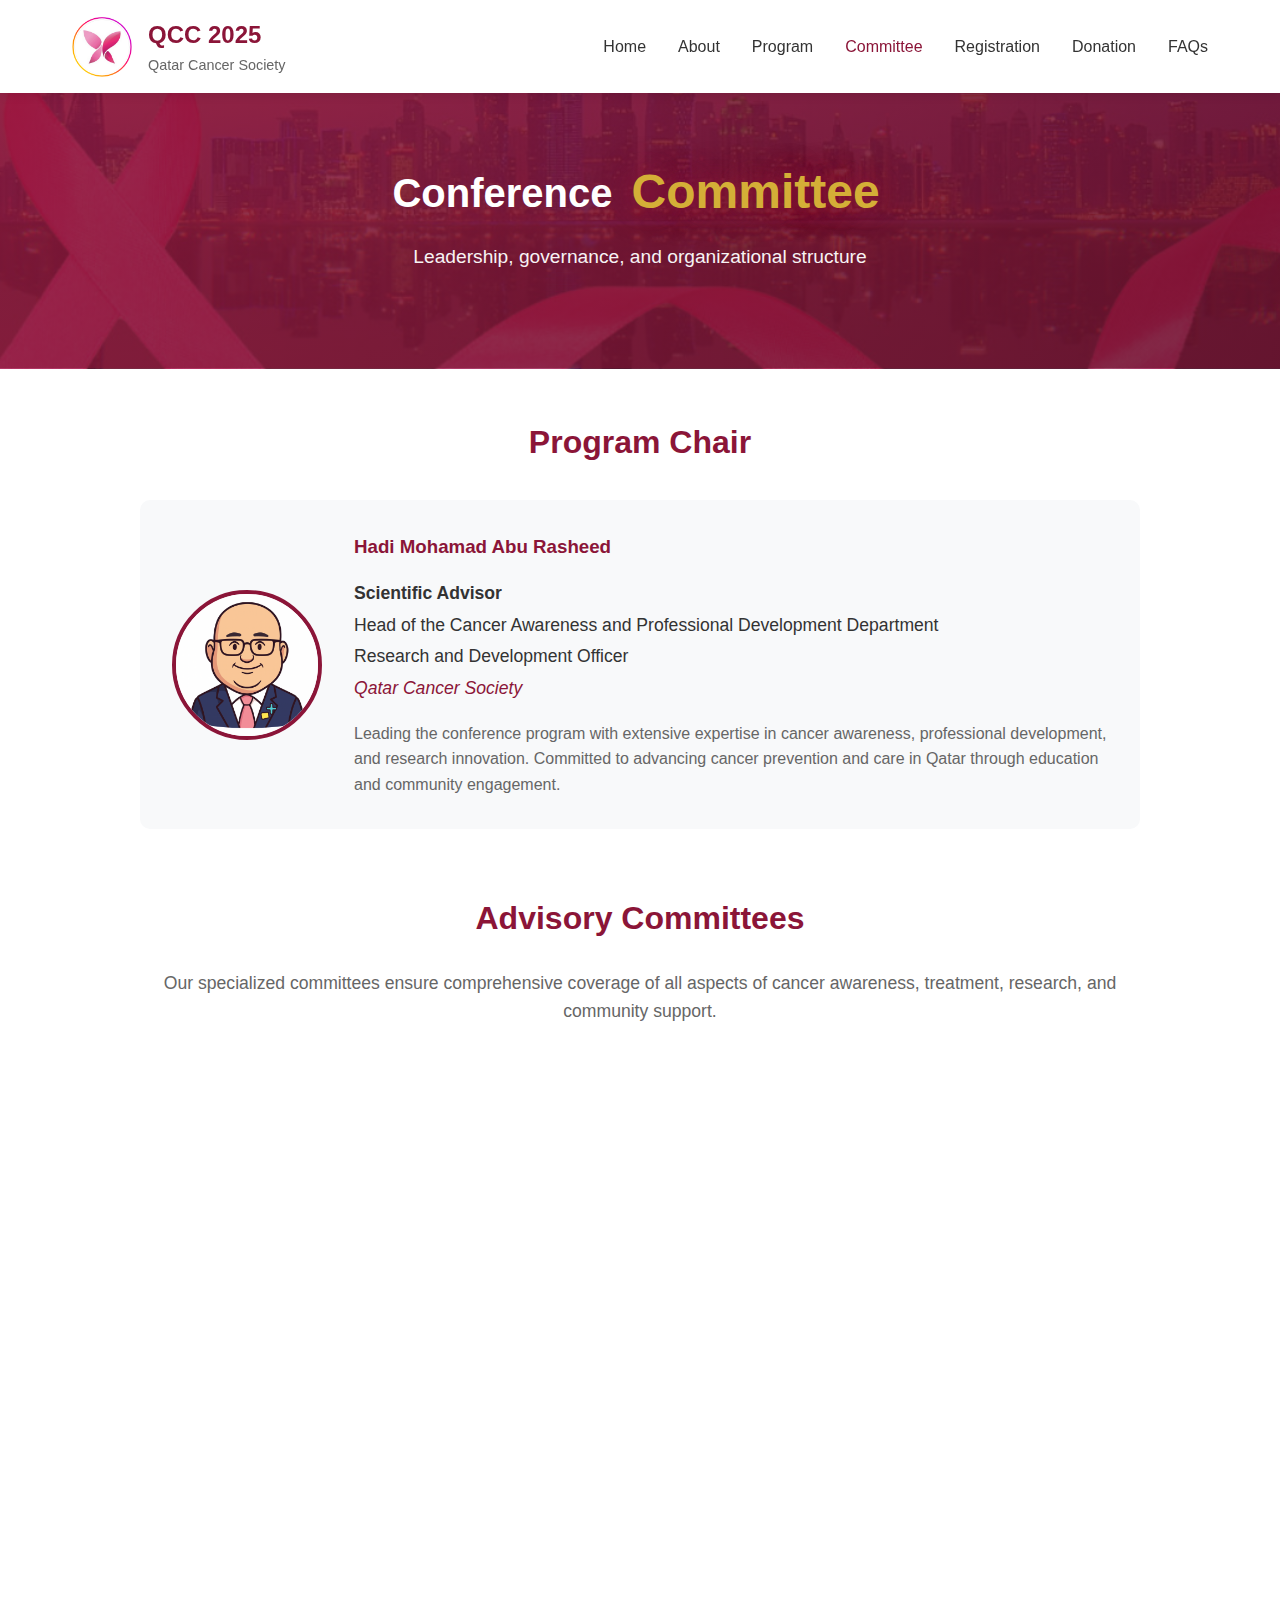
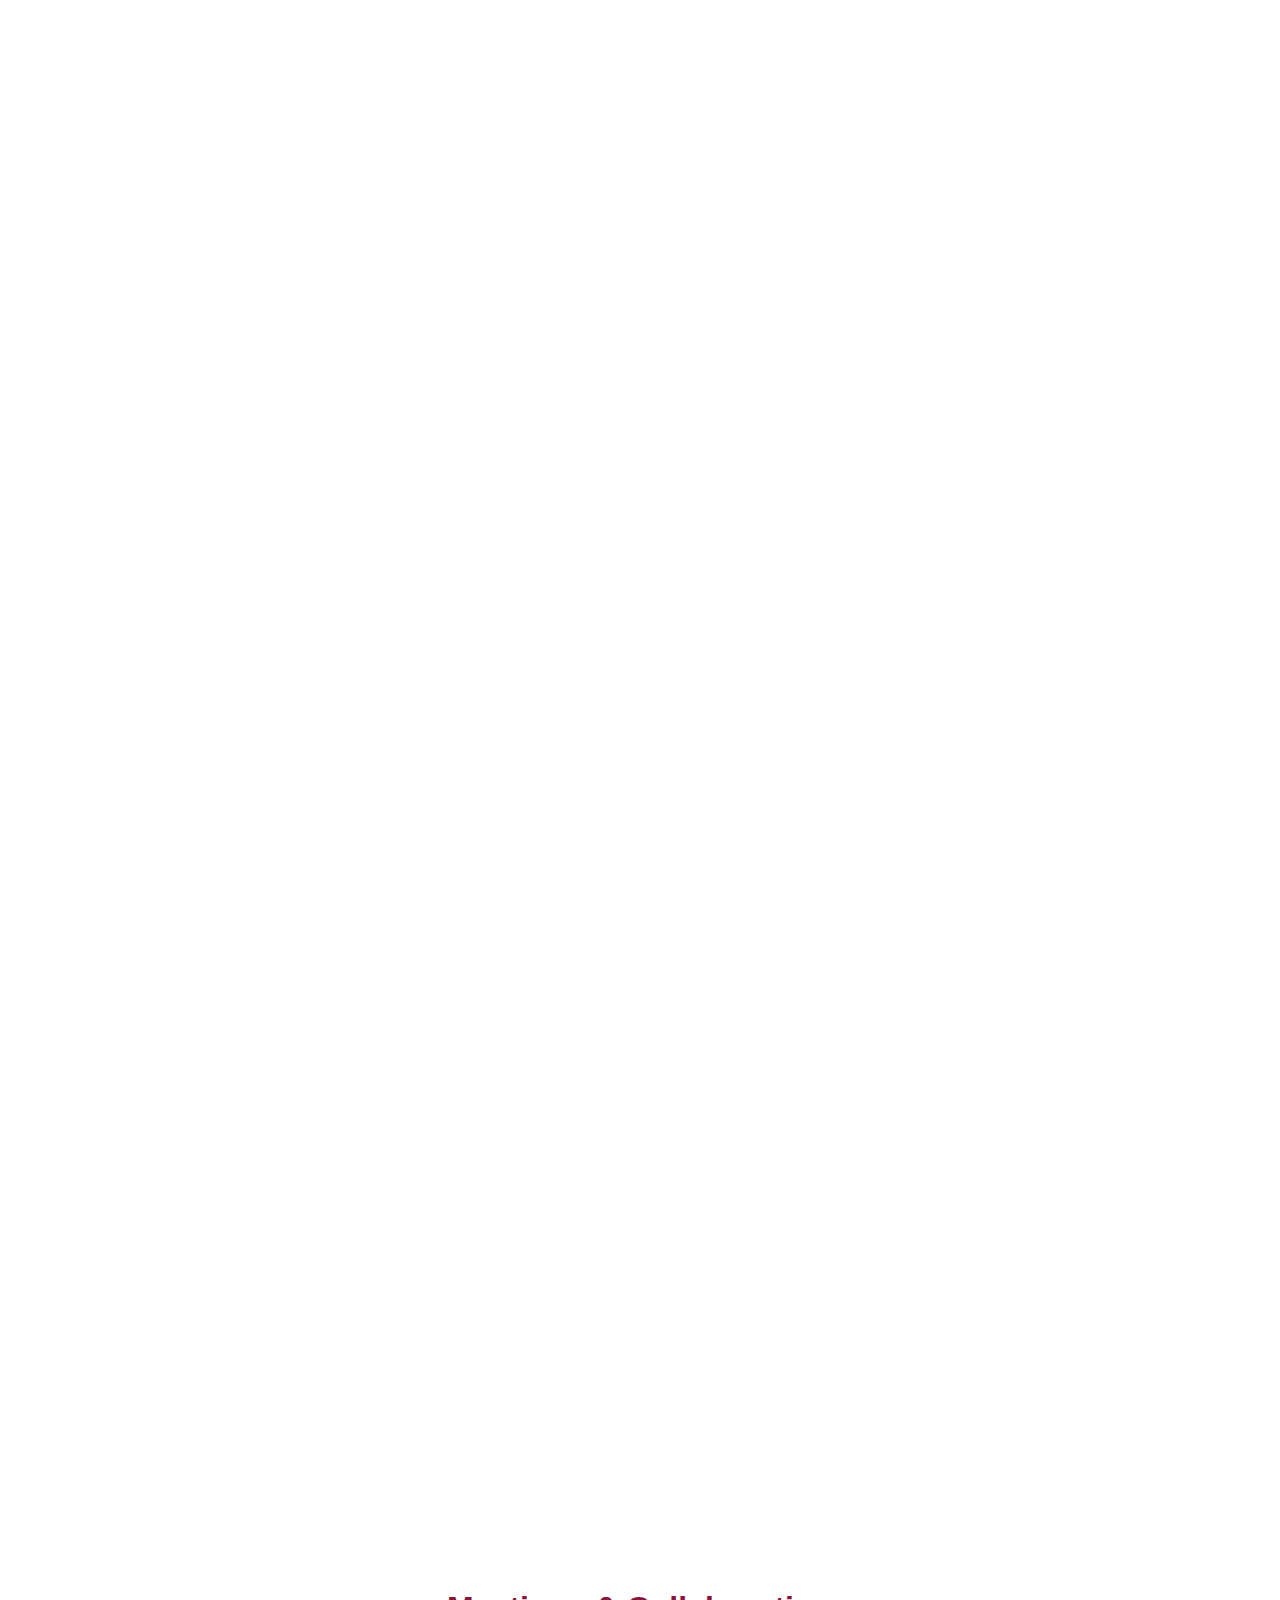
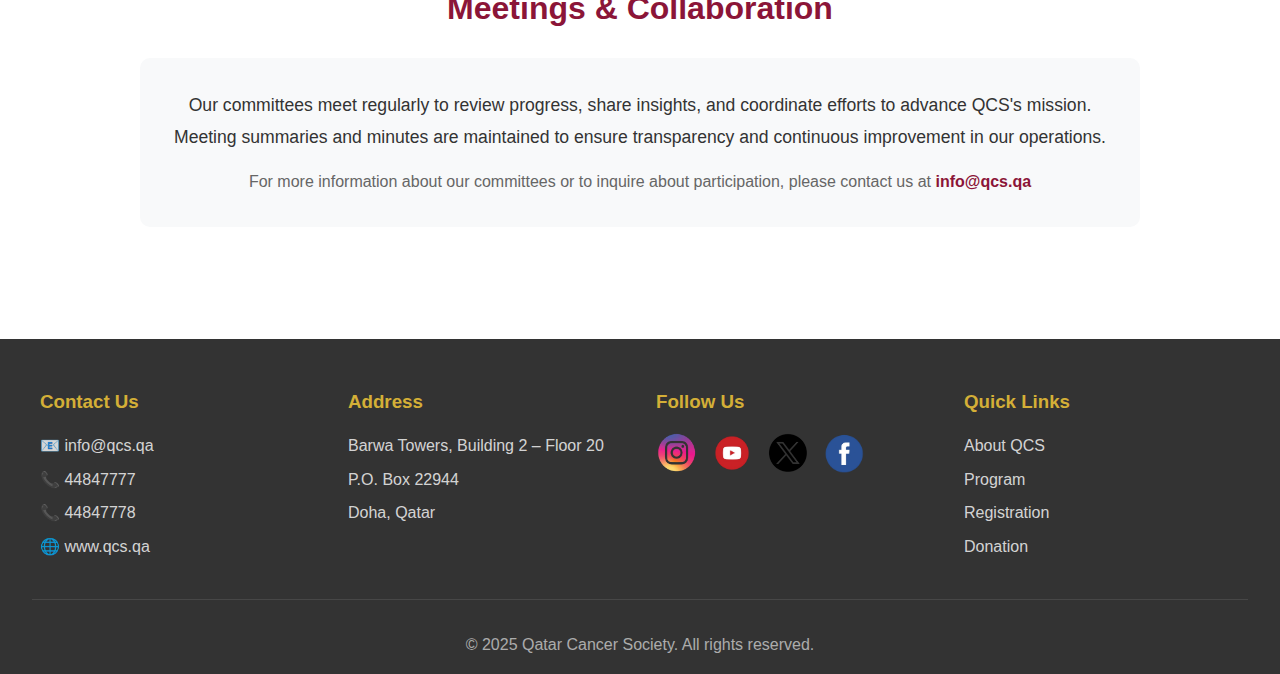
<file: committee.html>
<!DOCTYPE html>
<html lang="en">
<head>
    <meta charset="UTF-8">
    <meta name="viewport" content="width=device-width, initial-scale=1.0">
    <title>Committee - Qatar Cancer Conference 2025</title>
    <link rel="icon" type="image/x-icon" href="images/favicon.ico">
    <link rel="icon" type="image/png" sizes="16x16" href="images/favicon-16x16.png">
    <link rel="icon" type="image/png" sizes="32x32" href="images/favicon-32x32.png">
    <link rel="stylesheet" href="css/style.css">
</head>
<body>
    <header>
        <div class="header-container">
            <a href="index.html" class="logo-container">
                <img src="images/qcs_emblem_02.png" alt="Qatar Cancer Society Logo" class="logo">
                <div class="logo-text">
                    <h1>QCC 2025</h1>
                    <p>Qatar Cancer Society</p>
                </div>
            </a>
            <button class="menu-toggle" id="menuToggle">☰</button>
            <nav id="mainNav">
                <ul>
                    <li><a href="index.html">Home</a></li>
                    <li><a href="about.html">About</a></li>
                    <li><a href="program.html">Program</a></li>
                    <li><a href="committee.html" class="active">Committee</a></li>
                    <li><a href="registration.html">Registration</a></li>
                    <li><a href="donation.html">Donation</a></li>
                    <li><a href="faqs.html">FAQs</a></li>
                </ul>
            </nav>
        </div>
    </header>

    <section class="hero">
        <div class="hero-content">
            <h2>Conference <span class="hero-highlight">Committee</span></h2>
            <p>Leadership, governance, and organizational structure</p>
        </div>
    </section>

    <main>
        <section class="section">
            <div style="max-width: 1000px; margin: 0 auto;">
                <h2 class="section-title">Program Chair</h2>

                <div class="committee-leader">
                    <img src="images/avatar/hadi_avatar.png" alt="Hadi Mohamad Abu Rasheed" class="leader-avatar">
                    <div class="leader-info">
                        <h3>Hadi Mohamad Abu Rasheed</h3>
                        <p style="font-size: 1.1rem; line-height: 1.8; margin-top: 1rem;">
                            <strong>Scientific Advisor</strong><br>
                            Head of the Cancer Awareness and Professional Development Department<br>
                            Research and Development Officer<br>
                            <em style="color: var(--primary-color);">Qatar Cancer Society</em>
                        </p>
                        <p style="margin-top: 1rem; color: var(--text-light);">
                            Leading the conference program with extensive expertise in cancer awareness,
                            professional development, and research innovation. Committed to advancing cancer
                            prevention and care in Qatar through education and community engagement.
                        </p>
                    </div>
                </div>

                <h2 class="section-title" style="margin-top: 4rem;">Advisory Committees</h2>
                <p style="text-align: center; font-size: 1.1rem; margin-bottom: 2rem; color: var(--text-light);">
                    Our specialized committees ensure comprehensive coverage of all aspects of cancer awareness,
                    treatment, research, and community support.
                </p>

                <ul class="committee-list">
                    <li>
                        <h3>🏥 Medical Advisory Committee</h3>
                        <p><strong>Purpose:</strong> Provides expert medical guidance on cancer prevention,
                        diagnosis, and treatment protocols.</p>
                        <p><strong>Responsibilities:</strong></p>
                        <ul style="margin-left: 1.5rem; margin-top: 0.5rem;">
                            <li>Review and recommend best practices in cancer care</li>
                            <li>Advise on medical education and training programs</li>
                            <li>Support clinical research initiatives</li>
                            <li>Ensure alignment with international medical standards</li>
                        </ul>
                    </li>

                    <li>
                        <h3>📢 Awareness & Outreach Committee</h3>
                        <p><strong>Purpose:</strong> Develops and implements community awareness campaigns
                        and educational programs.</p>
                        <p><strong>Responsibilities:</strong></p>
                        <ul style="margin-left: 1.5rem; margin-top: 0.5rem;">
                            <li>Design public health campaigns and materials</li>
                            <li>Organize community events and workshops</li>
                            <li>Engage with schools and community organizations</li>
                            <li>Promote early detection and healthy lifestyle choices</li>
                        </ul>
                    </li>

                    <li>
                        <h3>💰 Fundraising / Donor Committee</h3>
                        <p><strong>Purpose:</strong> Manages fundraising initiatives and donor relationships
                        to support QCS programs.</p>
                        <p><strong>Responsibilities:</strong></p>
                        <ul style="margin-left: 1.5rem; margin-top: 0.5rem;">
                            <li>Plan and execute fundraising campaigns and events</li>
                            <li>Cultivate relationships with donors and sponsors</li>
                            <li>Ensure transparent use of donated funds</li>
                            <li>Recognize and appreciate donor contributions</li>
                        </ul>
                    </li>

                    <li>
                        <h3>⚖️ Ethics / Governance Committee</h3>
                        <p><strong>Purpose:</strong> Ensures ethical practices and good governance across
                        all QCS operations.</p>
                        <p><strong>Responsibilities:</strong></p>
                        <ul style="margin-left: 1.5rem; margin-top: 0.5rem;">
                            <li>Establish and monitor ethical guidelines</li>
                            <li>Oversee organizational governance and compliance</li>
                            <li>Review research protocols and patient care practices</li>
                            <li>Ensure transparency and accountability in all activities</li>
                        </ul>
                    </li>
                </ul>

                <h2 class="section-title" style="margin-top: 4rem;">Meetings & Collaboration</h2>
                <div style="background: var(--bg-light); padding: 2rem; border-radius: 10px; text-align: center;">
                    <p style="font-size: 1.1rem; line-height: 1.8; color: var(--text-dark);">
                        Our committees meet regularly to review progress, share insights, and coordinate efforts
                        to advance QCS's mission. Meeting summaries and minutes are maintained to ensure
                        transparency and continuous improvement in our operations.
                    </p>
                    <p style="margin-top: 1rem; color: var(--text-light);">
                        For more information about our committees or to inquire about participation,
                        please contact us at <strong style="color: var(--primary-color);">info@qcs.qa</strong>
                    </p>
                </div>
            </div>
        </section>
    </main>

    <footer>
        <div class="footer-container">
            <div class="footer-section">
                <h3>Contact Us</h3>
                <p>📧 info@qcs.qa</p>
                <p>📞 44847777</p>
                <p>📞 44847778</p>
                <p>🌐 www.qcs.qa</p>
            </div>
            <div class="footer-section">
                <h3>Address</h3>
                <p>Barwa Towers, Building 2 – Floor 20</p>
                <p>P.O. Box 22944</p>
                <p>Doha, Qatar</p>
            </div>
            <div class="footer-section">
                <h3>Follow Us</h3>
                <div class="social-links">
                    <a href="https://www.instagram.com/qatarcancersociety/" target="_blank" title="Instagram">
                        <img src="images/icon_instagram.png" alt="Instagram">
                    </a>
                    <a href="https://www.youtube.com/user/qcsqatar" target="_blank" title="YouTube">
                        <img src="images/icon_youtube.png" alt="YouTube">
                    </a>
                    <a href="https://x.com/QCS_Qatar" target="_blank" title="X (Twitter)">
                        <img src="images/icon_x.png" alt="X">
                    </a>
                    <a href="https://www.facebook.com/qatarcancersociety2" target="_blank" title="Facebook">
                        <img src="images/icon_fb.png" alt="Facebook">
                    </a>
                </div>
            </div>
            <div class="footer-section">
                <h3>Quick Links</h3>
                <a href="about.html">About QCS</a>
                <a href="program.html">Program</a>
                <a href="registration.html">Registration</a>
                <a href="donation.html">Donation</a>
            </div>
        </div>
        <div class="footer-bottom">
            <p>&copy; 2025 Qatar Cancer Society. All rights reserved.</p>
        </div>
    </footer>

    <script src="js/script.js"></script>
</body>
</html>
</file>
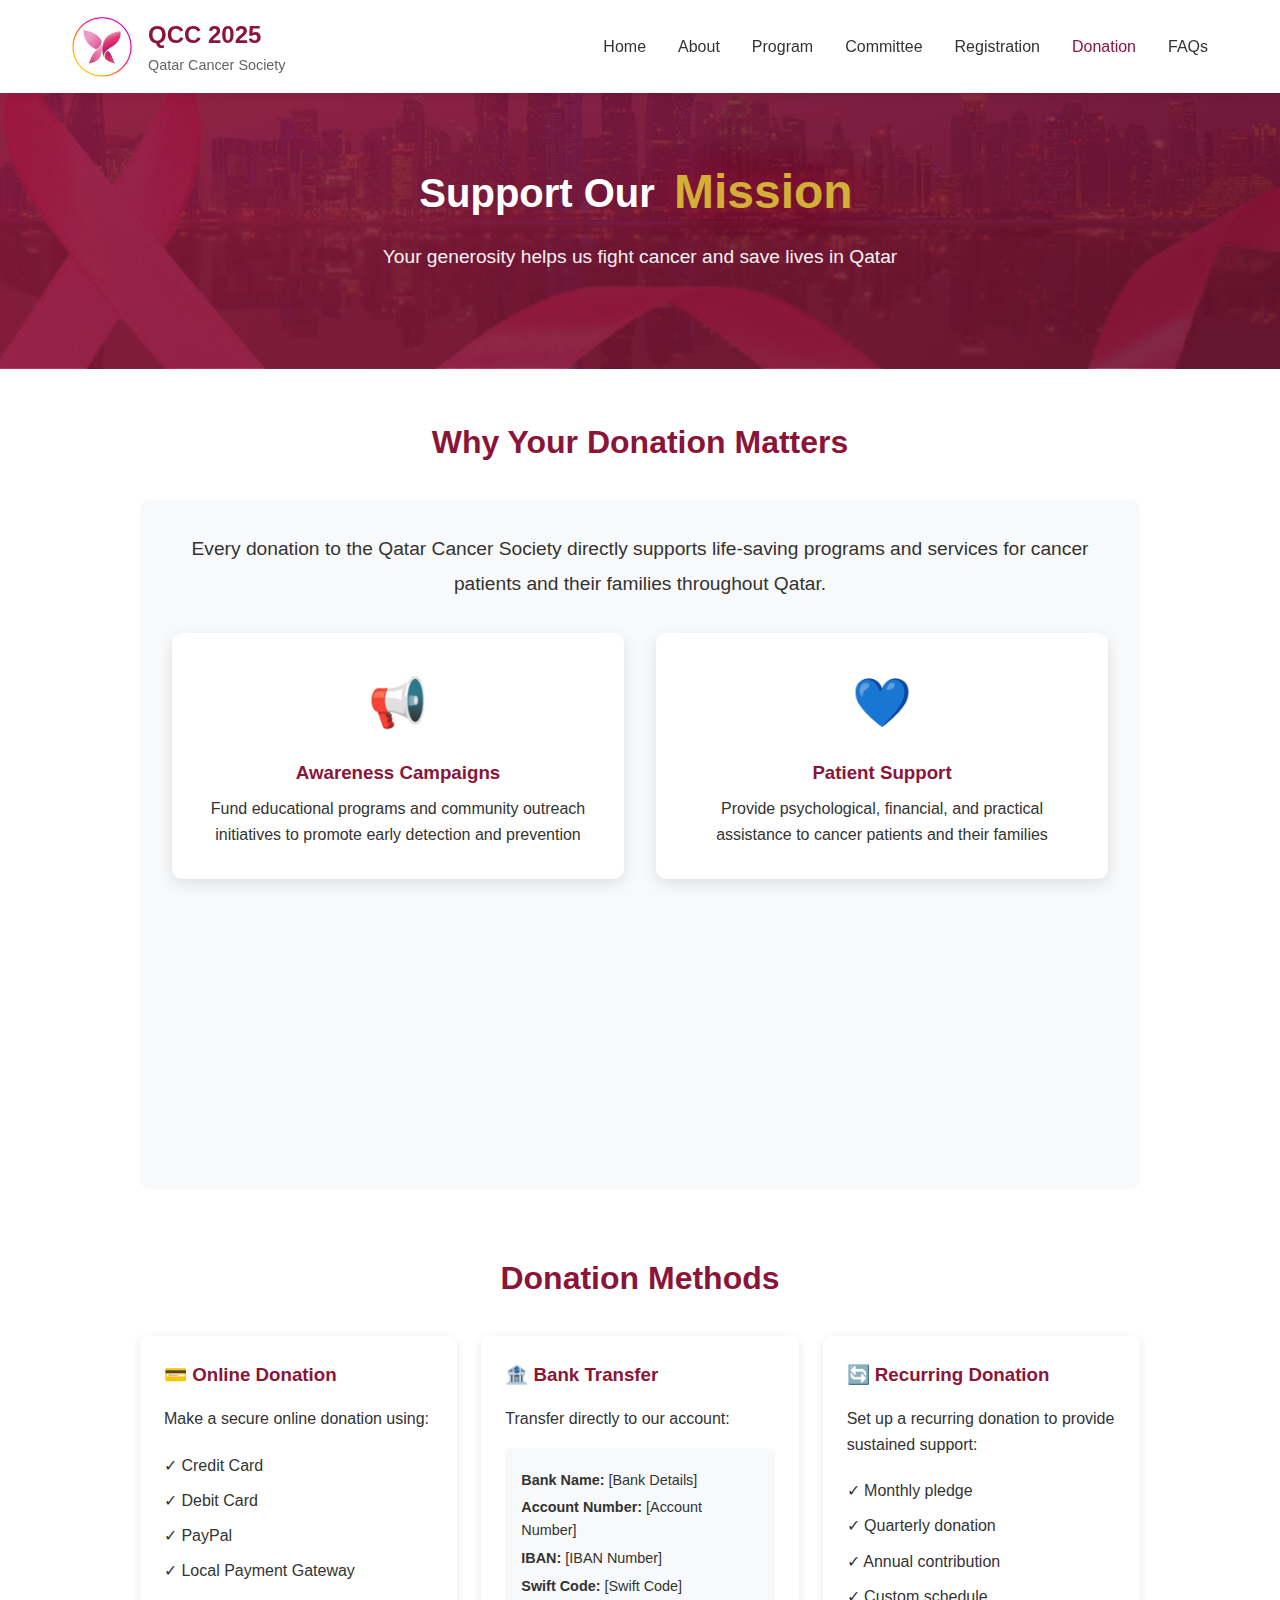
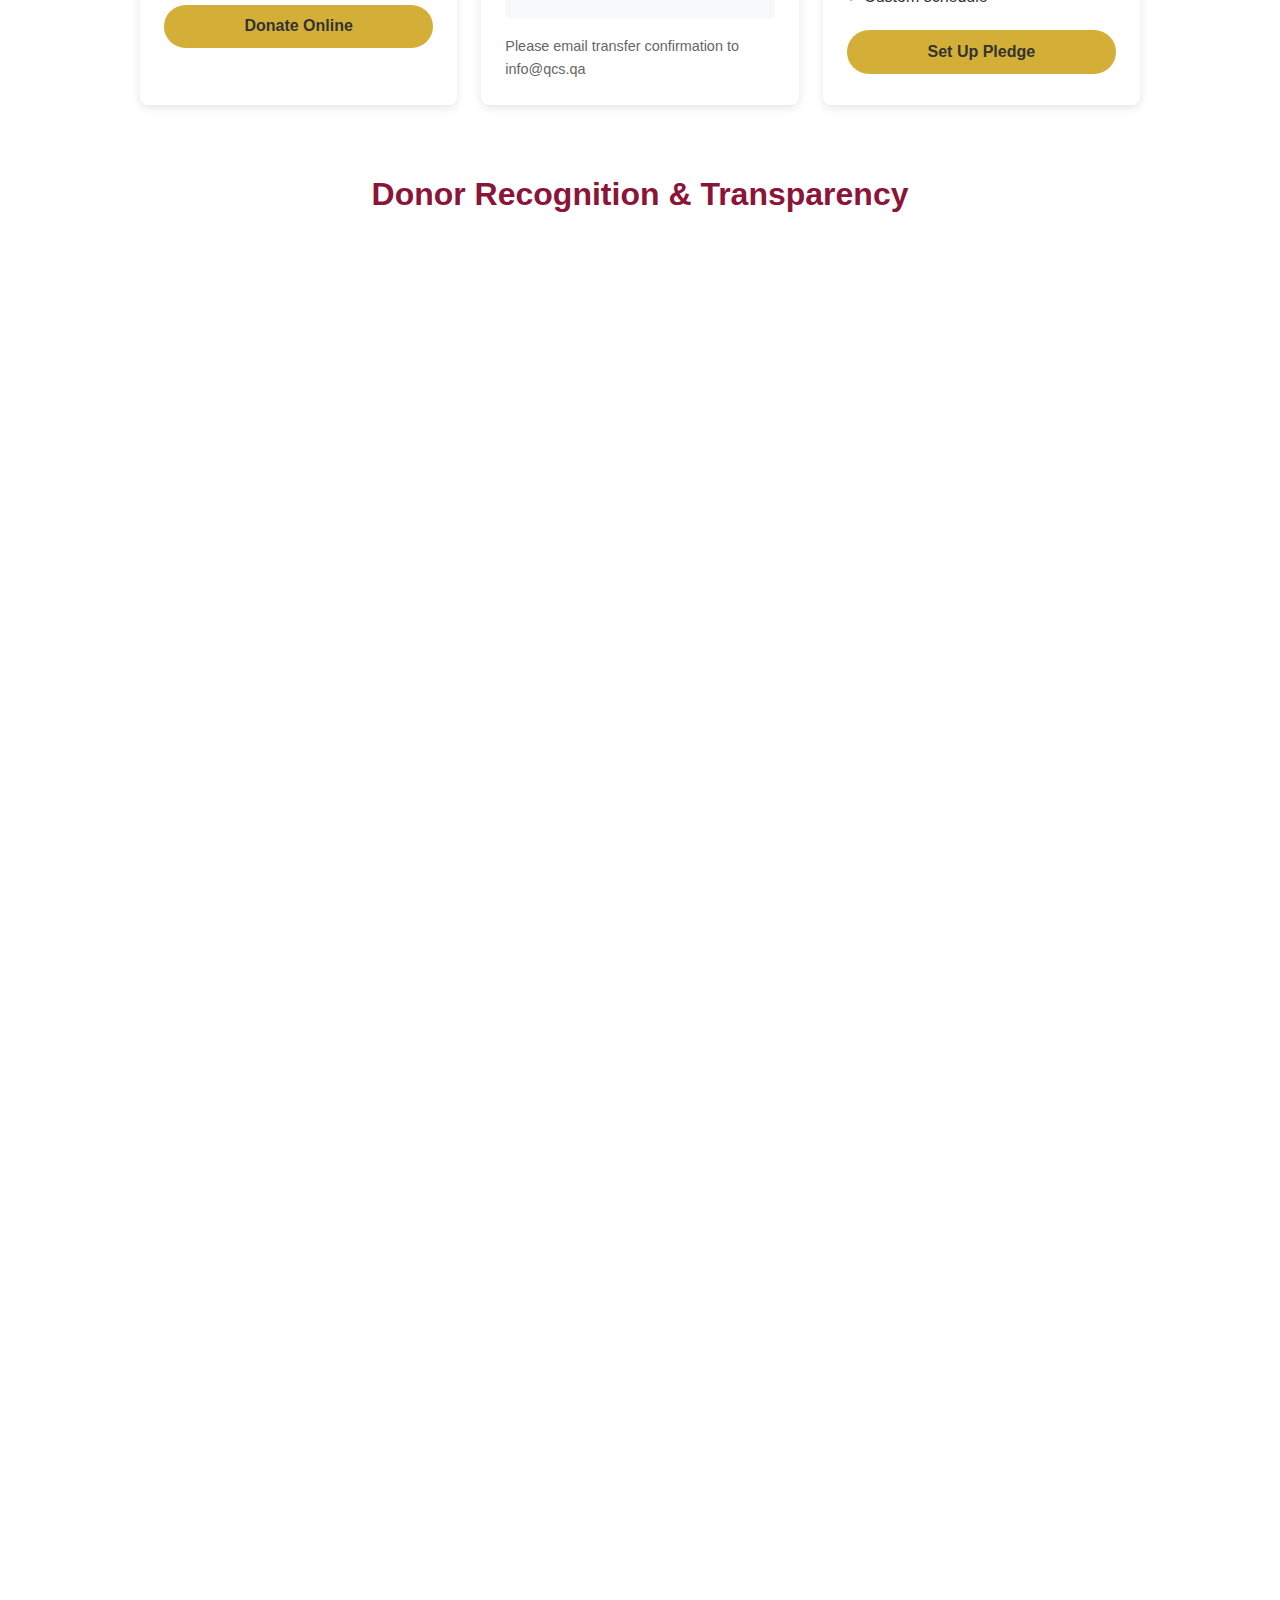
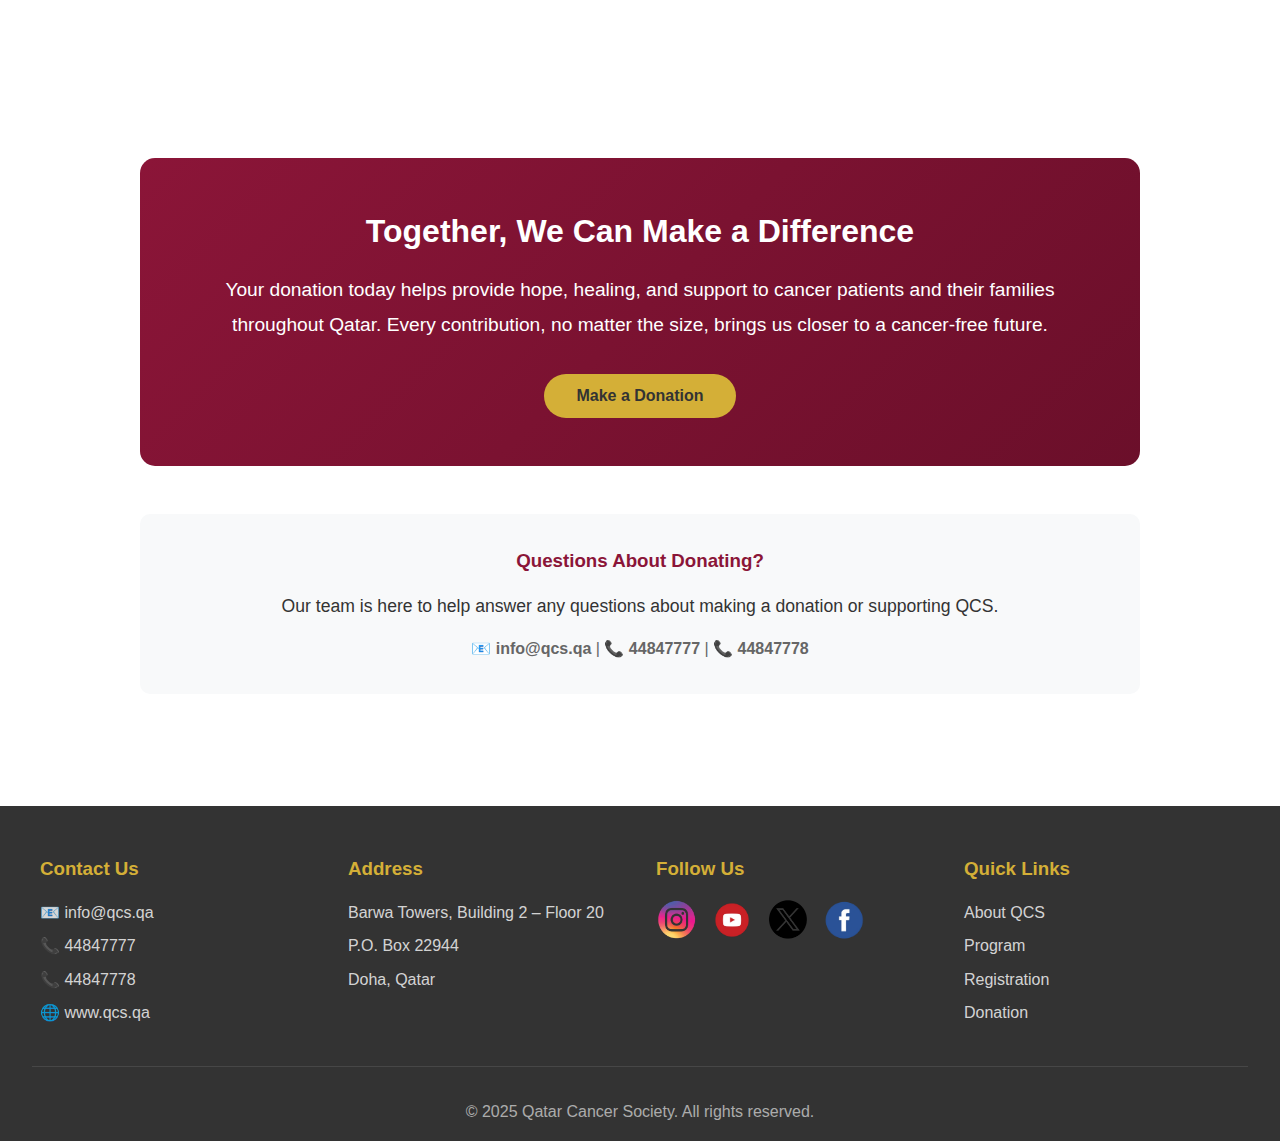
<file: donation.html>
<!DOCTYPE html>
<html lang="en">
<head>
    <meta charset="UTF-8">
    <meta name="viewport" content="width=device-width, initial-scale=1.0">
    <title>Donation - Qatar Cancer Conference 2025</title>
    <link rel="icon" type="image/x-icon" href="images/favicon.ico">
    <link rel="icon" type="image/png" sizes="16x16" href="images/favicon-16x16.png">
    <link rel="icon" type="image/png" sizes="32x32" href="images/favicon-32x32.png">
    <link rel="stylesheet" href="css/style.css">
</head>
<body>
    <header>
        <div class="header-container">
            <a href="index.html" class="logo-container">
                <img src="images/qcs_emblem_02.png" alt="Qatar Cancer Society Logo" class="logo">
                <div class="logo-text">
                    <h1>QCC 2025</h1>
                    <p>Qatar Cancer Society</p>
                </div>
            </a>
            <button class="menu-toggle" id="menuToggle">☰</button>
            <nav id="mainNav">
                <ul>
                    <li><a href="index.html">Home</a></li>
                    <li><a href="about.html">About</a></li>
                    <li><a href="program.html">Program</a></li>
                    <li><a href="committee.html">Committee</a></li>
                    <li><a href="registration.html">Registration</a></li>
                    <li><a href="donation.html" class="active">Donation</a></li>
                    <li><a href="faqs.html">FAQs</a></li>
                </ul>
            </nav>
        </div>
    </header>

    <section class="hero">
        <div class="hero-content">
            <h2>Support Our <span class="hero-highlight">Mission</span></h2>
            <p>Your generosity helps us fight cancer and save lives in Qatar</p>
        </div>
    </section>

    <main>
        <section class="section">
            <div style="max-width: 1000px; margin: 0 auto;">
                <h2 class="section-title">Why Your Donation Matters</h2>

                <div class="donation-content">
                    <p style="font-size: 1.2rem; line-height: 1.8; text-align: center; margin-bottom: 2rem;">
                        Every donation to the Qatar Cancer Society directly supports life-saving programs
                        and services for cancer patients and their families throughout Qatar.
                    </p>

                    <div class="highlights">
                        <div class="highlight-card">
                            <div class="highlight-icon">📢</div>
                            <h3>Awareness Campaigns</h3>
                            <p>Fund educational programs and community outreach initiatives to promote early detection and prevention</p>
                        </div>
                        <div class="highlight-card">
                            <div class="highlight-icon">💙</div>
                            <h3>Patient Support</h3>
                            <p>Provide psychological, financial, and practical assistance to cancer patients and their families</p>
                        </div>
                        <div class="highlight-card">
                            <div class="highlight-icon">🔬</div>
                            <h3>Research Funding</h3>
                            <p>Support groundbreaking cancer research to improve prevention, detection, and treatment methods</p>
                        </div>
                        <div class="highlight-card">
                            <div class="highlight-icon">🏥</div>
                            <h3>Treatment Support</h3>
                            <p>Help cover treatment costs and medical expenses for patients in need through the Wayyakum platform</p>
                        </div>
                    </div>
                </div>

                <h2 class="section-title" style="margin-top: 4rem;">Donation Methods</h2>

                <div class="donation-methods">
                    <div class="donation-method">
                        <h3>💳 Online Donation</h3>
                        <p style="margin: 1rem 0;">Make a secure online donation using:</p>
                        <ul style="list-style: none; padding: 0;">
                            <li style="padding: 0.3rem 0;">✓ Credit Card</li>
                            <li style="padding: 0.3rem 0;">✓ Debit Card</li>
                            <li style="padding: 0.3rem 0;">✓ PayPal</li>
                            <li style="padding: 0.3rem 0;">✓ Local Payment Gateway</li>
                        </ul>
                        <button class="btn btn-primary" style="width: 100%; margin-top: 1rem;" onclick="alert('Online donation portal will be integrated here')">Donate Online</button>
                    </div>

                    <div class="donation-method">
                        <h3>🏦 Bank Transfer</h3>
                        <p style="margin: 1rem 0;">Transfer directly to our account:</p>
                        <div style="background: var(--bg-light); padding: 1rem; border-radius: 5px; margin: 1rem 0;">
                            <p style="font-size: 0.9rem; margin: 0.3rem 0;"><strong>Bank Name:</strong> [Bank Details]</p>
                            <p style="font-size: 0.9rem; margin: 0.3rem 0;"><strong>Account Number:</strong> [Account Number]</p>
                            <p style="font-size: 0.9rem; margin: 0.3rem 0;"><strong>IBAN:</strong> [IBAN Number]</p>
                            <p style="font-size: 0.9rem; margin: 0.3rem 0;"><strong>Swift Code:</strong> [Swift Code]</p>
                        </div>
                        <p style="font-size: 0.9rem; color: var(--text-light);">Please email transfer confirmation to info@qcs.qa</p>
                    </div>

                    <div class="donation-method">
                        <h3>🔄 Recurring Donation</h3>
                        <p style="margin: 1rem 0;">Set up a recurring donation to provide sustained support:</p>
                        <ul style="list-style: none; padding: 0;">
                            <li style="padding: 0.3rem 0;">✓ Monthly pledge</li>
                            <li style="padding: 0.3rem 0;">✓ Quarterly donation</li>
                            <li style="padding: 0.3rem 0;">✓ Annual contribution</li>
                            <li style="padding: 0.3rem 0;">✓ Custom schedule</li>
                        </ul>
                        <button class="btn btn-primary" style="width: 100%; margin-top: 1rem;" onclick="alert('Recurring donation setup will be integrated here')">Set Up Pledge</button>
                    </div>
                </div>

                <h2 class="section-title" style="margin-top: 4rem;">Donor Recognition & Transparency</h2>

                <div class="committee-list">
                    <li>
                        <h3>🏆 Donor Recognition</h3>
                        <p>We deeply appreciate our donors and recognize contributions through:</p>
                        <ul style="margin-left: 1.5rem; margin-top: 0.5rem;">
                            <li>Recognition on our website and annual reports</li>
                            <li>Acknowledgment at events and conferences</li>
                            <li>Special donor appreciation events</li>
                            <li>Personalized thank-you communications</li>
                        </ul>
                    </li>

                    <li>
                        <h3>📊 Financial Transparency</h3>
                        <p>We maintain the highest standards of financial accountability:</p>
                        <ul style="margin-left: 1.5rem; margin-top: 0.5rem;">
                            <li>Detailed annual financial reports published online</li>
                            <li>Clear breakdown of how donations are utilized</li>
                            <li>Regular audits and compliance reviews</li>
                            <li>Updates on funded programs and their impact</li>
                        </ul>
                    </li>

                    <li>
                        <h3>⚖️ Tax Information</h3>
                        <p>QCS operates under the Regulatory Authority for Charitable Activities in Qatar:</p>
                        <ul style="margin-left: 1.5rem; margin-top: 0.5rem;">
                            <li>Donations may be tax-deductible (consult your tax advisor)</li>
                            <li>Official donation receipts provided for all contributions</li>
                            <li>Compliance with all Qatar charitable organization regulations</li>
                            <li>Full transparency in fund allocation and usage</li>
                        </ul>
                    </li>
                </div>

                <div style="background: linear-gradient(135deg, var(--primary-color) 0%, #6B0F2A 100%); color: white; padding: 3rem; border-radius: 15px; text-align: center; margin: 3rem 0;">
                    <h3 style="font-size: 2rem; margin-bottom: 1rem;">Together, We Can Make a Difference</h3>
                    <p style="font-size: 1.2rem; line-height: 1.8; margin-bottom: 2rem;">
                        Your donation today helps provide hope, healing, and support to cancer patients
                        and their families throughout Qatar. Every contribution, no matter the size,
                        brings us closer to a cancer-free future.
                    </p>
                    <button class="btn btn-primary" onclick="alert('Online donation portal will be integrated here')">Make a Donation</button>
                </div>

                <div style="background: var(--bg-light); padding: 2rem; border-radius: 10px; text-align: center;">
                    <h3 style="color: var(--primary-color); margin-bottom: 1rem;">Questions About Donating?</h3>
                    <p style="font-size: 1.1rem; color: var(--text-dark); margin-bottom: 1rem;">
                        Our team is here to help answer any questions about making a donation or supporting QCS.
                    </p>
                    <p style="color: var(--text-light);">
                        📧 <strong>info@qcs.qa</strong> | 📞 <strong>44847777</strong> | 📞 <strong>44847778</strong>
                    </p>
                </div>
            </div>
        </section>
    </main>

    <footer>
        <div class="footer-container">
            <div class="footer-section">
                <h3>Contact Us</h3>
                <p>📧 info@qcs.qa</p>
                <p>📞 44847777</p>
                <p>📞 44847778</p>
                <p>🌐 www.qcs.qa</p>
            </div>
            <div class="footer-section">
                <h3>Address</h3>
                <p>Barwa Towers, Building 2 – Floor 20</p>
                <p>P.O. Box 22944</p>
                <p>Doha, Qatar</p>
            </div>
            <div class="footer-section">
                <h3>Follow Us</h3>
                <div class="social-links">
                    <a href="https://www.instagram.com/qatarcancersociety/" target="_blank" title="Instagram">
                        <img src="images/icon_instagram.png" alt="Instagram">
                    </a>
                    <a href="https://www.youtube.com/user/qcsqatar" target="_blank" title="YouTube">
                        <img src="images/icon_youtube.png" alt="YouTube">
                    </a>
                    <a href="https://x.com/QCS_Qatar" target="_blank" title="X (Twitter)">
                        <img src="images/icon_x.png" alt="X">
                    </a>
                    <a href="https://www.facebook.com/qatarcancersociety2" target="_blank" title="Facebook">
                        <img src="images/icon_fb.png" alt="Facebook">
                    </a>
                </div>
            </div>
            <div class="footer-section">
                <h3>Quick Links</h3>
                <a href="about.html">About QCS</a>
                <a href="program.html">Program</a>
                <a href="registration.html">Registration</a>
                <a href="donation.html">Donation</a>
            </div>
        </div>
        <div class="footer-bottom">
            <p>&copy; 2025 Qatar Cancer Society. All rights reserved.</p>
        </div>
    </footer>

    <script src="js/script.js"></script>
</body>
</html>
</file>
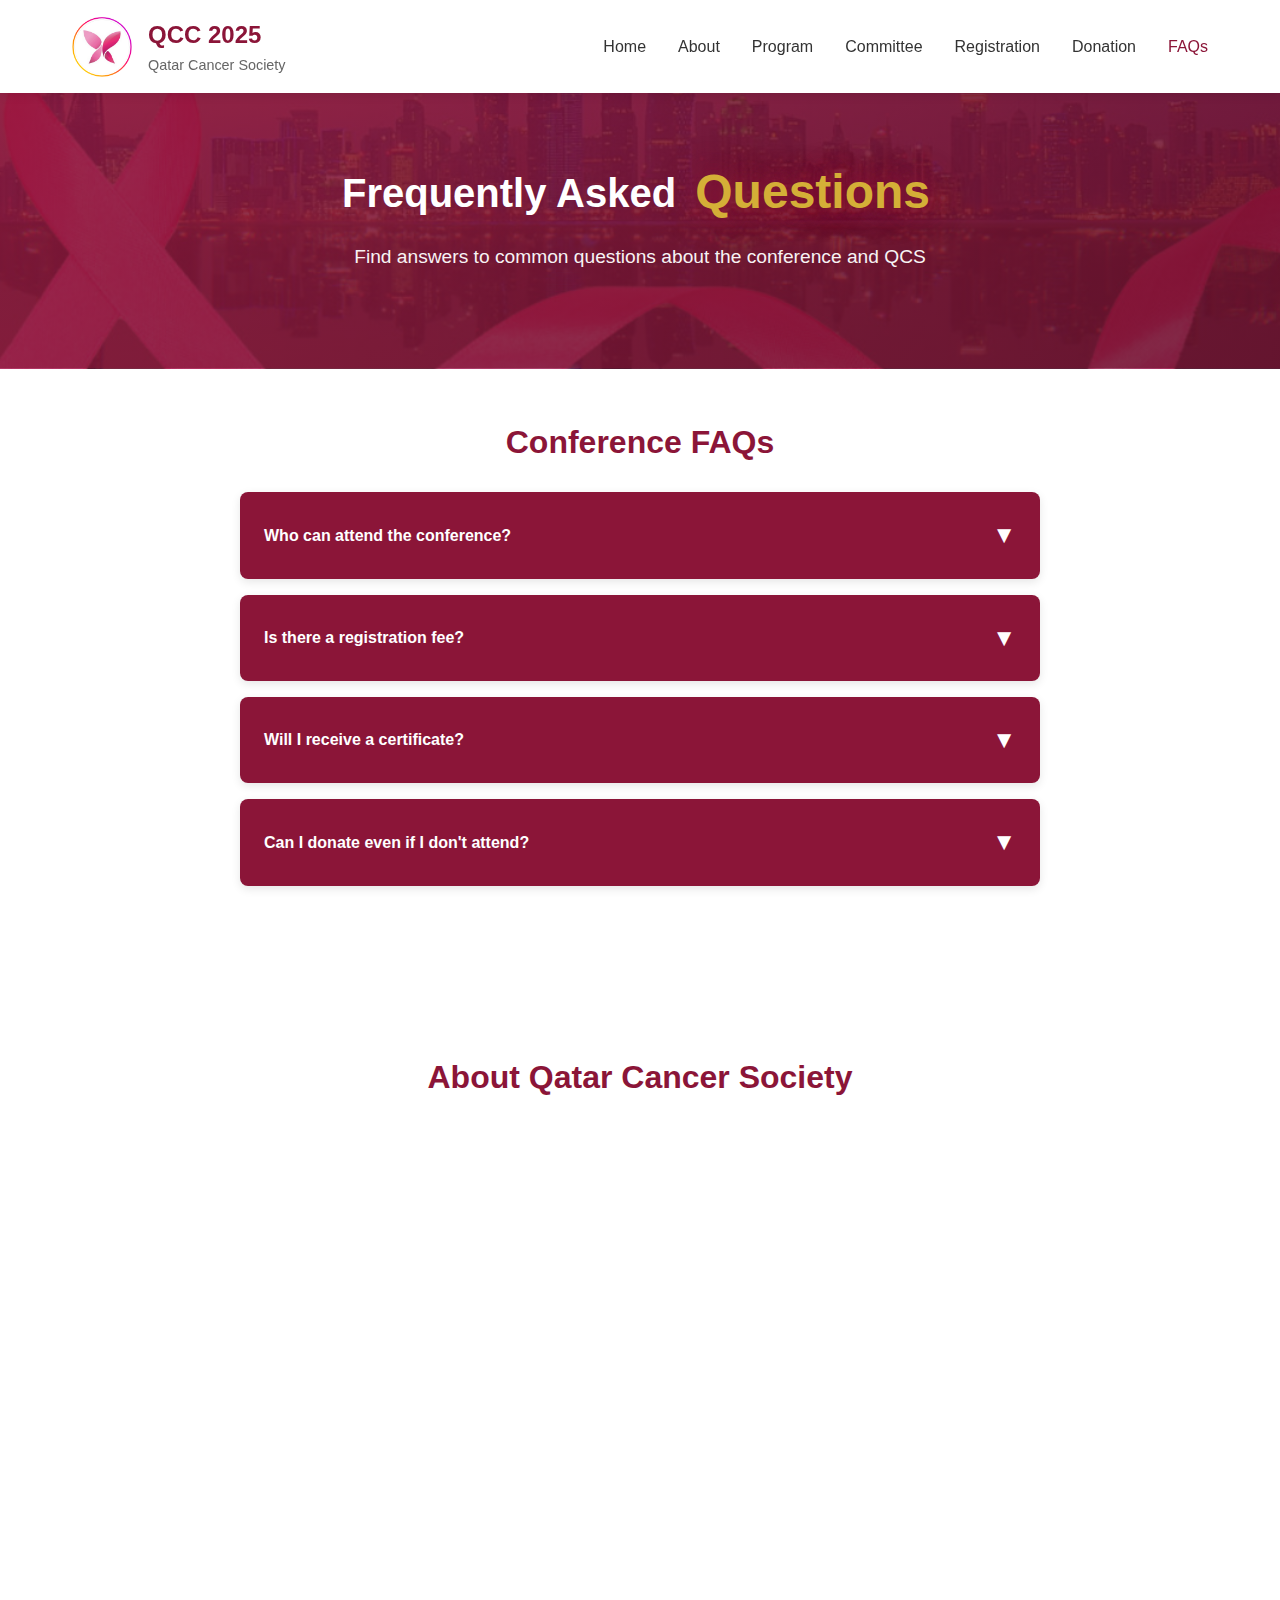
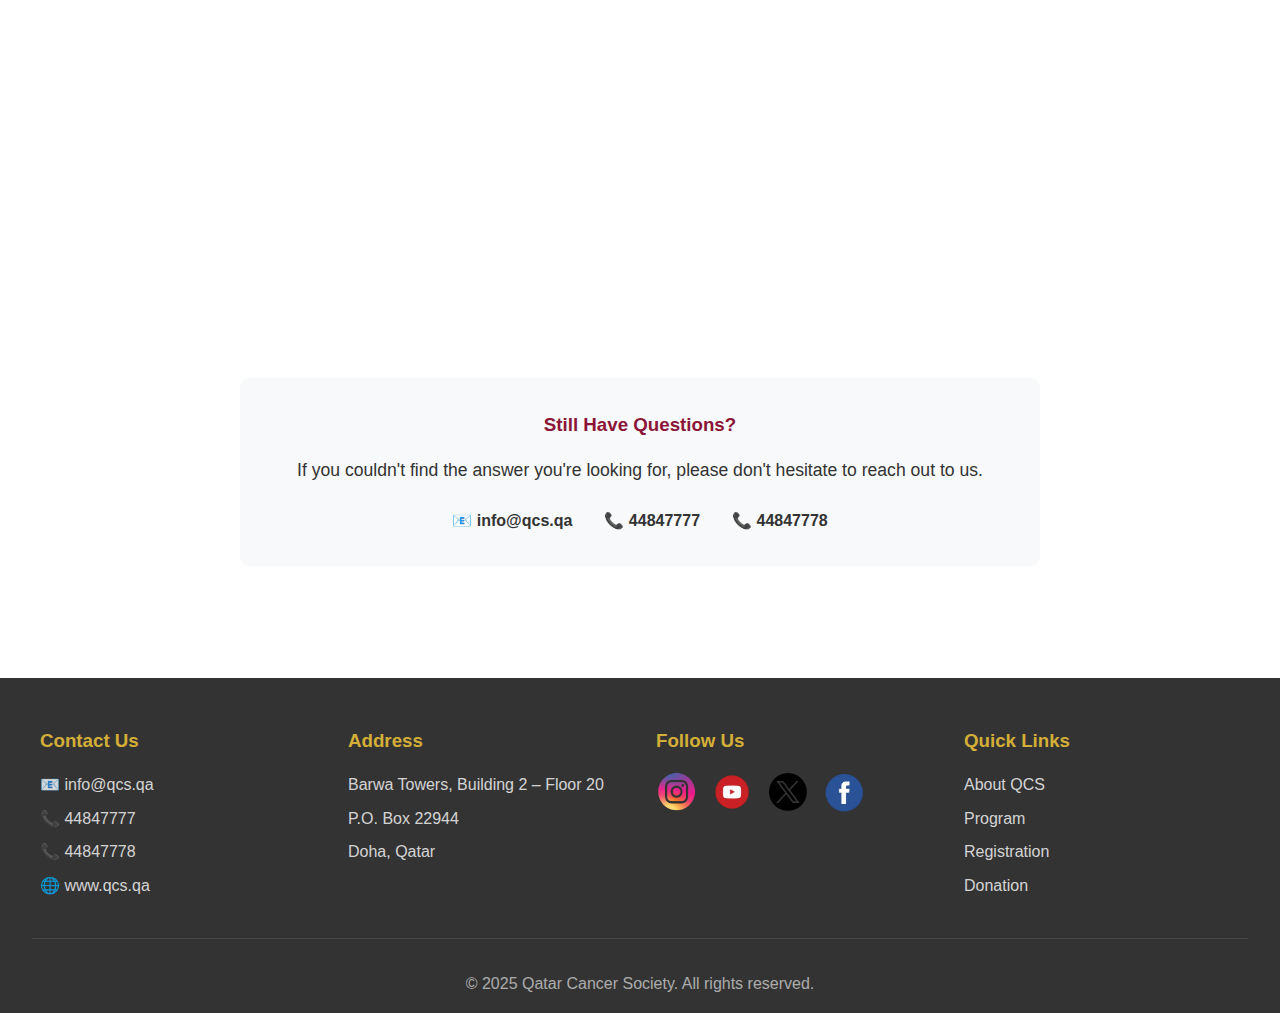
<file: faqs.html>
<!DOCTYPE html>
<html lang="en">
<head>
    <meta charset="UTF-8">
    <meta name="viewport" content="width=device-width, initial-scale=1.0">
    <title>FAQs - Qatar Cancer Conference 2025</title>
    <link rel="icon" type="image/x-icon" href="images/favicon.ico">
    <link rel="icon" type="image/png" sizes="16x16" href="images/favicon-16x16.png">
    <link rel="icon" type="image/png" sizes="32x32" href="images/favicon-32x32.png">
    <link rel="stylesheet" href="css/style.css">
</head>
<body>
    <header>
        <div class="header-container">
            <a href="index.html" class="logo-container">
                <img src="images/qcs_emblem_02.png" alt="Qatar Cancer Society Logo" class="logo">
                <div class="logo-text">
                    <h1>QCC 2025</h1>
                    <p>Qatar Cancer Society</p>
                </div>
            </a>
            <button class="menu-toggle" id="menuToggle">☰</button>
            <nav id="mainNav">
                <ul>
                    <li><a href="index.html">Home</a></li>
                    <li><a href="about.html">About</a></li>
                    <li><a href="program.html">Program</a></li>
                    <li><a href="committee.html">Committee</a></li>
                    <li><a href="registration.html">Registration</a></li>
                    <li><a href="donation.html">Donation</a></li>
                    <li><a href="faqs.html" class="active">FAQs</a></li>
                </ul>
            </nav>
        </div>
    </header>

    <section class="hero">
        <div class="hero-content">
            <h2>Frequently Asked <span class="hero-highlight">Questions</span></h2>
            <p>Find answers to common questions about the conference and QCS</p>
        </div>
    </section>

    <main>
        <section class="section">
            <div class="faq-container">
                <h2 class="section-title">Conference FAQs</h2>

                <div class="faq-item">
                    <div class="faq-question">
                        <span>Who can attend the conference?</span>
                        <span class="faq-toggle">▼</span>
                    </div>
                    <div class="faq-answer">
                        <p>Anyone interested in cancer prevention, care, or research — healthcare professionals, students, and members of the public are all welcome to attend.</p>
                    </div>
                </div>

                <div class="faq-item">
                    <div class="faq-question">
                        <span>Is there a registration fee?</span>
                        <span class="faq-toggle">▼</span>
                    </div>
                    <div class="faq-answer">
                        <p>Yes, fees vary by category:</p>
                        <ul style="margin-left: 1.5rem; margin-top: 0.5rem;">
                            <li><strong>Healthcare Professionals:</strong> QAR 200</li>
                            <li><strong>Students:</strong> QAR 50</li>
                            <li><strong>Public / Volunteers:</strong> Free (limited seats available)</li>
                        </ul>
                        <p style="margin-top: 0.5rem;">For more details, visit the <a href="registration.html" style="color: var(--primary-color); text-decoration: underline;">Registration page</a>.</p>
                    </div>
                </div>

                <div class="faq-item">
                    <div class="faq-question">
                        <span>Will I receive a certificate?</span>
                        <span class="faq-toggle">▼</span>
                    </div>
                    <div class="faq-answer">
                        <p>Yes, all registered participants will receive a digital participation certificate upon completion of the conference.</p>
                    </div>
                </div>

                <div class="faq-item">
                    <div class="faq-question">
                        <span>Can I donate even if I don't attend?</span>
                        <span class="faq-toggle">▼</span>
                    </div>
                    <div class="faq-answer">
                        <p>Absolutely! You can support QCS through our <a href="donation.html" style="color: var(--primary-color); text-decoration: underline;">Donation page</a>. Your contribution helps fund awareness campaigns, patient support services, and cancer research.</p>
                    </div>
                </div>

                <div class="faq-item">
                    <div class="faq-question">
                        <span>How can I contact the organizers?</span>
                        <span class="faq-toggle">▼</span>
                    </div>
                    <div class="faq-answer">
                        <p>You can reach us through:</p>
                        <ul style="margin-left: 1.5rem; margin-top: 0.5rem;">
                            <li>📧 Email: <strong>info@qcs.qa</strong></li>
                            <li>📞 Phone: <strong>44847777</strong> or <strong>44847778</strong></li>
                            <li>🌐 Website: <strong>www.qcs.qa</strong></li>
                        </ul>
                    </div>
                </div>

                <h2 class="section-title" style="margin-top: 4rem;">About Qatar Cancer Society</h2>

                <div class="faq-item">
                    <div class="faq-question">
                        <span>What is the mission of QCS?</span>
                        <span class="faq-toggle">▼</span>
                    </div>
                    <div class="faq-answer">
                        <p>QCS seeks to prevent cancer and reduce its burden in Qatar by educating the community, supporting patients and survivors, advocating for care, and partnering in research. Our vision is a cancer-free society through education, research, and compassion.</p>
                    </div>
                </div>

                <div class="faq-item">
                    <div class="faq-question">
                        <span>How can I donate to QCS?</span>
                        <span class="faq-toggle">▼</span>
                    </div>
                    <div class="faq-answer">
                        <p>Donations can be made online via credit/debit card, PayPal, or local payment gateway. You can also make bank transfers or set up recurring donations. Visit the <a href="donation.html" style="color: var(--primary-color); text-decoration: underline;">Donation page</a> for full instructions and payment details.</p>
                    </div>
                </div>

                <div class="faq-item">
                    <div class="faq-question">
                        <span>How do I register for events?</span>
                        <span class="faq-toggle">▼</span>
                    </div>
                    <div class="faq-answer">
                        <p>Visit the <a href="registration.html" style="color: var(--primary-color); text-decoration: underline;">Registration page</a> and fill out the event or volunteer registration form. Select your category and provide the required information. You'll receive a confirmation email with further instructions.</p>
                    </div>
                </div>

                <div class="faq-item">
                    <div class="faq-question">
                        <span>What is "Wayyakum"?</span>
                        <span class="faq-toggle">▼</span>
                    </div>
                    <div class="faq-answer">
                        <p>Wayyakum is QCS's digital platform for applying for treatment support. Applications are processed within approximately 2 hours, ensuring rapid assistance to cancer patients in need. This platform streamlines the process of accessing financial and medical support services.</p>
                    </div>
                </div>

                <div class="faq-item">
                    <div class="faq-question">
                        <span>How many events does QCS host?</span>
                        <span class="faq-toggle">▼</span>
                    </div>
                    <div class="faq-answer">
                        <p>QCS organizes multiple awareness and fundraising events annually, including the renowned Relay for Life, community workshops, educational seminars, and health screening campaigns throughout Qatar.</p>
                    </div>
                </div>

                <div class="faq-item">
                    <div class="faq-question">
                        <span>Is QCS part of any international cancer organizations?</span>
                        <span class="faq-toggle">▼</span>
                    </div>
                    <div class="faq-answer">
                        <p>Yes, QCS is a full member of UICC (Union for International Cancer Control), connecting us with global cancer control efforts and best practices. This membership allows us to collaborate internationally and stay at the forefront of cancer prevention and treatment strategies.</p>
                    </div>
                </div>

                <div class="faq-item">
                    <div class="faq-question">
                        <span>How is QCS funded?</span>
                        <span class="faq-toggle">▼</span>
                    </div>
                    <div class="faq-answer">
                        <p>QCS is funded through donations, grants, partnerships, and fundraising campaigns. We maintain complete transparency in our financial operations and publish annual reports detailing how funds are utilized to support our mission.</p>
                    </div>
                </div>

                <div class="faq-item">
                    <div class="faq-question">
                        <span>How can I volunteer with QCS?</span>
                        <span class="faq-toggle">▼</span>
                    </div>
                    <div class="faq-answer">
                        <p>We welcome volunteers! Fill out the volunteer registration form on our <a href="registration.html" style="color: var(--primary-color); text-decoration: underline;">Registration page</a>. Volunteers can participate in events, awareness campaigns, patient support programs, and administrative tasks.</p>
                    </div>
                </div>

                <div style="background: var(--bg-light); padding: 2rem; border-radius: 10px; margin-top: 3rem; text-align: center;">
                    <h3 style="color: var(--primary-color); margin-bottom: 1rem;">Still Have Questions?</h3>
                    <p style="font-size: 1.1rem; color: var(--text-dark); margin-bottom: 1rem;">
                        If you couldn't find the answer you're looking for, please don't hesitate to reach out to us.
                    </p>
                    <div style="display: flex; justify-content: center; gap: 2rem; flex-wrap: wrap; margin-top: 1.5rem;">
                        <div>
                            <p style="color: var(--text-light);">📧 <strong style="color: var(--text-dark);">info@qcs.qa</strong></p>
                        </div>
                        <div>
                            <p style="color: var(--text-light);">📞 <strong style="color: var(--text-dark);">44847777</strong></p>
                        </div>
                        <div>
                            <p style="color: var(--text-light);">📞 <strong style="color: var(--text-dark);">44847778</strong></p>
                        </div>
                    </div>
                </div>
            </div>
        </section>
    </main>

    <footer>
        <div class="footer-container">
            <div class="footer-section">
                <h3>Contact Us</h3>
                <p>📧 info@qcs.qa</p>
                <p>📞 44847777</p>
                <p>📞 44847778</p>
                <p>🌐 www.qcs.qa</p>
            </div>
            <div class="footer-section">
                <h3>Address</h3>
                <p>Barwa Towers, Building 2 – Floor 20</p>
                <p>P.O. Box 22944</p>
                <p>Doha, Qatar</p>
            </div>
            <div class="footer-section">
                <h3>Follow Us</h3>
                <div class="social-links">
                    <a href="https://www.instagram.com/qatarcancersociety/" target="_blank" title="Instagram">
                        <img src="images/icon_instagram.png" alt="Instagram">
                    </a>
                    <a href="https://www.youtube.com/user/qcsqatar" target="_blank" title="YouTube">
                        <img src="images/icon_youtube.png" alt="YouTube">
                    </a>
                    <a href="https://x.com/QCS_Qatar" target="_blank" title="X (Twitter)">
                        <img src="images/icon_x.png" alt="X">
                    </a>
                    <a href="https://www.facebook.com/qatarcancersociety2" target="_blank" title="Facebook">
                        <img src="images/icon_fb.png" alt="Facebook">
                    </a>
                </div>
            </div>
            <div class="footer-section">
                <h3>Quick Links</h3>
                <a href="about.html">About QCS</a>
                <a href="program.html">Program</a>
                <a href="registration.html">Registration</a>
                <a href="donation.html">Donation</a>
            </div>
        </div>
        <div class="footer-bottom">
            <p>&copy; 2025 Qatar Cancer Society. All rights reserved.</p>
        </div>
    </footer>

    <script src="js/script.js"></script>
</body>
</html>
</file>
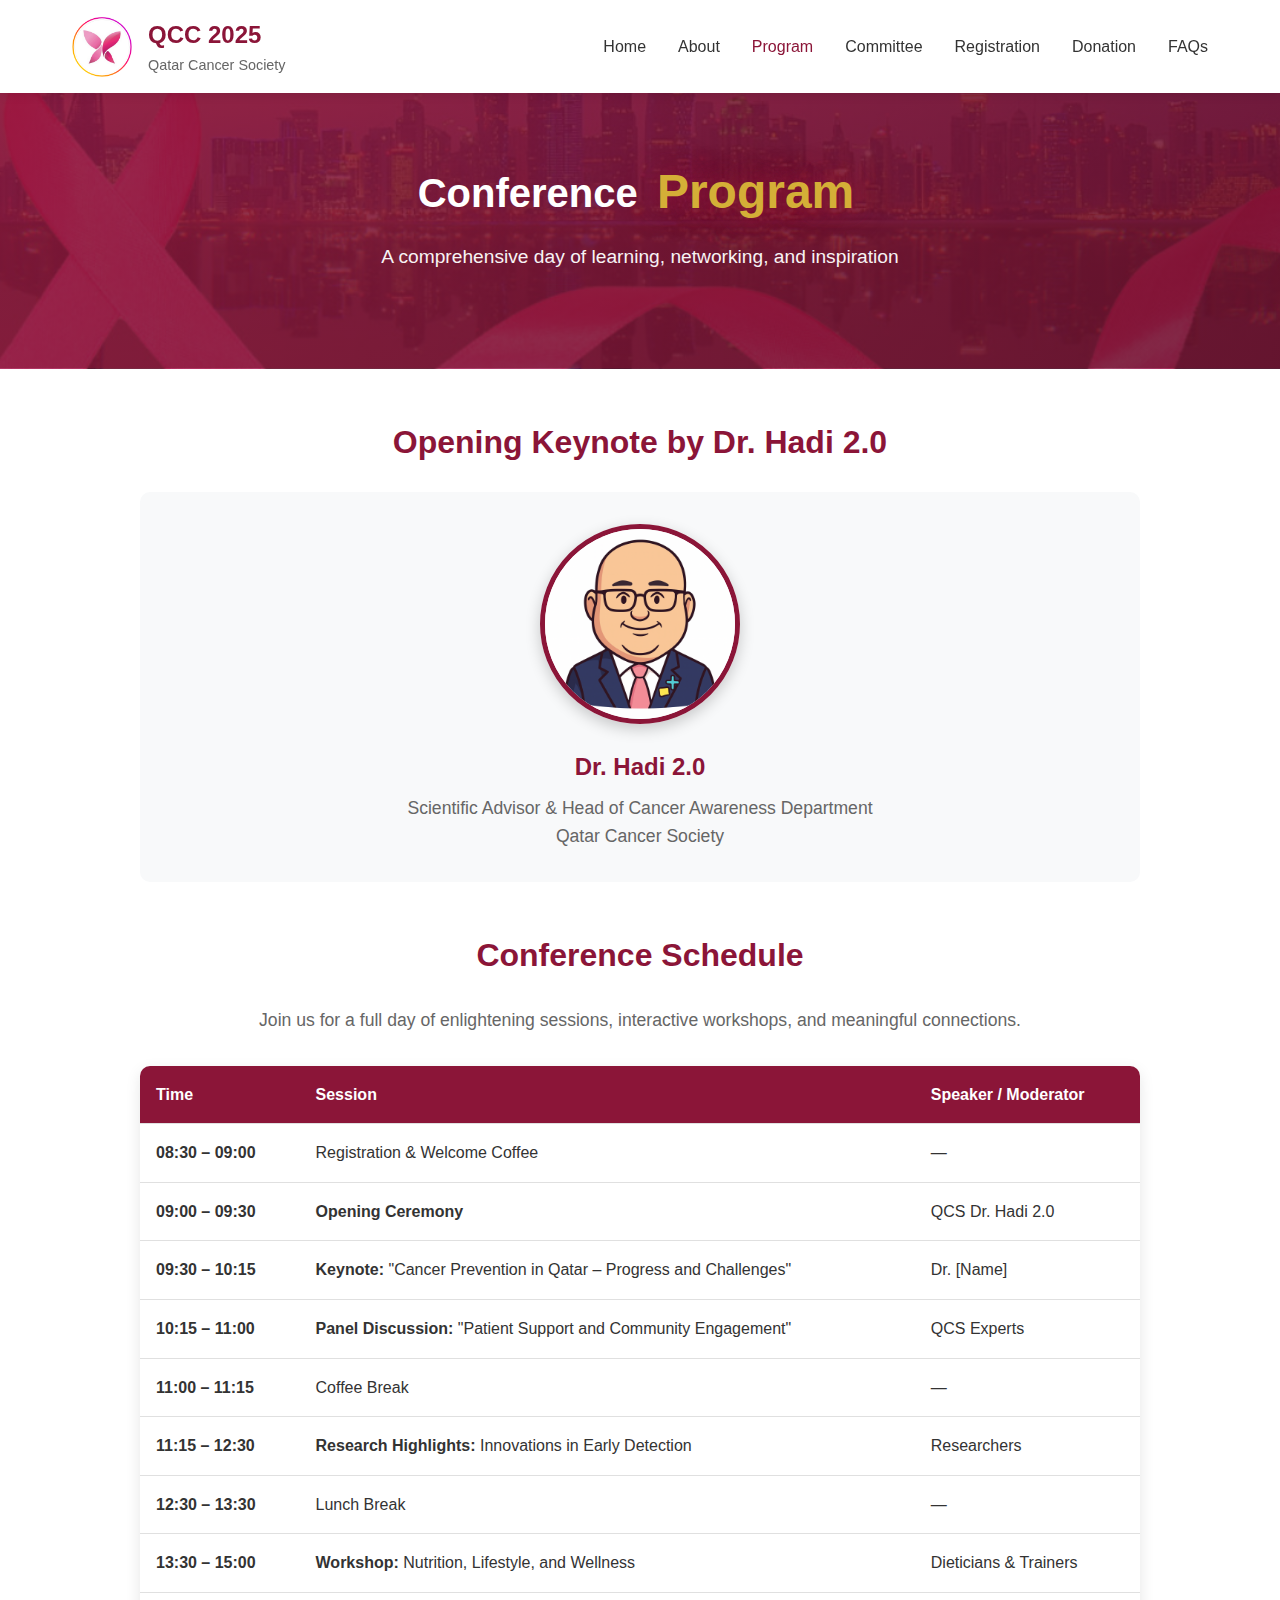
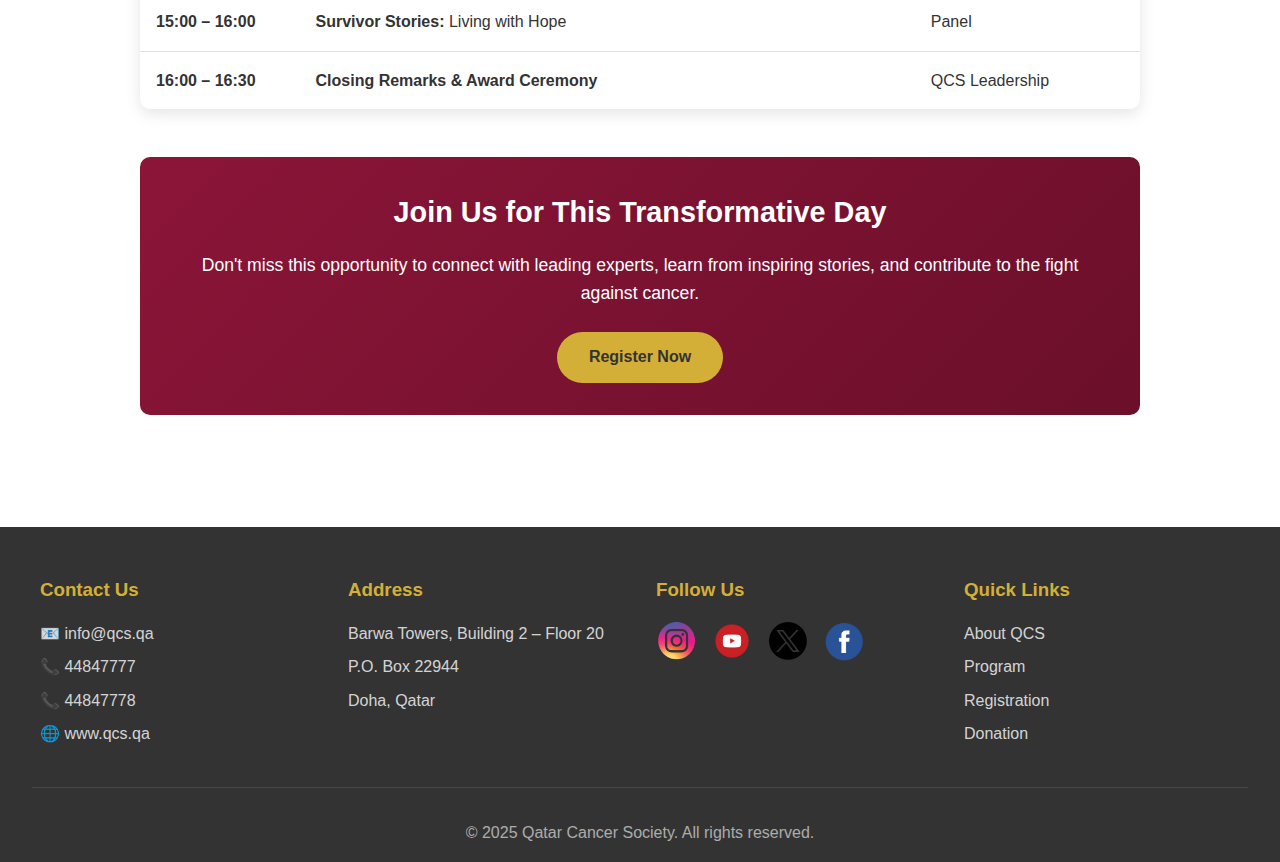
<file: program.html>
<!DOCTYPE html>
<html lang="en">
<head>
    <meta charset="UTF-8">
    <meta name="viewport" content="width=device-width, initial-scale=1.0">
    <title>Program - Qatar Cancer Conference 2025</title>
    <link rel="icon" type="image/x-icon" href="images/favicon.ico">
    <link rel="icon" type="image/png" sizes="16x16" href="images/favicon-16x16.png">
    <link rel="icon" type="image/png" sizes="32x32" href="images/favicon-32x32.png">
    <link rel="stylesheet" href="css/style.css">
</head>
<body>
    <header>
        <div class="header-container">
            <a href="index.html" class="logo-container">
                <img src="images/qcs_emblem_02.png" alt="Qatar Cancer Society Logo" class="logo">
                <div class="logo-text">
                    <h1>QCC 2025</h1>
                    <p>Qatar Cancer Society</p>
                </div>
            </a>
            <button class="menu-toggle" id="menuToggle">☰</button>
            <nav id="mainNav">
                <ul>
                    <li><a href="index.html">Home</a></li>
                    <li><a href="about.html">About</a></li>
                    <li><a href="program.html" class="active">Program</a></li>
                    <li><a href="committee.html">Committee</a></li>
                    <li><a href="registration.html">Registration</a></li>
                    <li><a href="donation.html">Donation</a></li>
                    <li><a href="faqs.html">FAQs</a></li>
                </ul>
            </nav>
        </div>
    </header>

    <section class="hero">
        <div class="hero-content">
            <h2>Conference <span class="hero-highlight">Program</span></h2>
            <p>A comprehensive day of learning, networking, and inspiration</p>
        </div>
    </section>

    <main>
        <section class="section">
            <div style="max-width: 1000px; margin: 0 auto;">
                <h2 class="section-title">Opening Keynote by Dr. Hadi 2.0</h2>
                <div style="background: var(--bg-light); padding: 2rem; border-radius: 10px; margin-bottom: 3rem; text-align: center;">
                    <img src="images/avatar/hadi_avatar.png" alt="Dr. Hadi 2.0" style="width: 200px; height: 200px; border-radius: 50%; margin-bottom: 1rem; border: 5px solid var(--primary-color); box-shadow: 0 5px 15px rgba(0,0,0,0.2);">
                    <h3 style="color: var(--primary-color); font-size: 1.5rem; margin-bottom: 0.5rem;">Dr. Hadi 2.0</h3>
                    <p style="font-size: 1.1rem; color: var(--text-light);">
                        Scientific Advisor & Head of Cancer Awareness Department<br>
                        Qatar Cancer Society
                    </p>
                </div>

                <h2 class="section-title">Conference Schedule</h2>
                <p style="text-align: center; font-size: 1.1rem; margin-bottom: 2rem; color: var(--text-light);">
                    Join us for a full day of enlightening sessions, interactive workshops, and meaningful connections.
                </p>

                <table class="schedule-table">
                    <thead>
                        <tr>
                            <th>Time</th>
                            <th>Session</th>
                            <th>Speaker / Moderator</th>
                        </tr>
                    </thead>
                    <tbody>
                        <tr>
                            <td><strong>08:30 – 09:00</strong></td>
                            <td>Registration & Welcome Coffee</td>
                            <td>—</td>
                        </tr>
                        <tr>
                            <td><strong>09:00 – 09:30</strong></td>
                            <td><strong>Opening Ceremony</strong></td>
                            <td>QCS Dr. Hadi 2.0</td>
                        </tr>
                        <tr>
                            <td><strong>09:30 – 10:15</strong></td>
                            <td><strong>Keynote:</strong> "Cancer Prevention in Qatar – Progress and Challenges"</td>
                            <td>Dr. [Name]</td>
                        </tr>
                        <tr>
                            <td><strong>10:15 – 11:00</strong></td>
                            <td><strong>Panel Discussion:</strong> "Patient Support and Community Engagement"</td>
                            <td>QCS Experts</td>
                        </tr>
                        <tr>
                            <td><strong>11:00 – 11:15</strong></td>
                            <td>Coffee Break</td>
                            <td>—</td>
                        </tr>
                        <tr>
                            <td><strong>11:15 – 12:30</strong></td>
                            <td><strong>Research Highlights:</strong> Innovations in Early Detection</td>
                            <td>Researchers</td>
                        </tr>
                        <tr>
                            <td><strong>12:30 – 13:30</strong></td>
                            <td>Lunch Break</td>
                            <td>—</td>
                        </tr>
                        <tr>
                            <td><strong>13:30 – 15:00</strong></td>
                            <td><strong>Workshop:</strong> Nutrition, Lifestyle, and Wellness</td>
                            <td>Dieticians & Trainers</td>
                        </tr>
                        <tr>
                            <td><strong>15:00 – 16:00</strong></td>
                            <td><strong>Survivor Stories:</strong> Living with Hope</td>
                            <td>Panel</td>
                        </tr>
                        <tr>
                            <td><strong>16:00 – 16:30</strong></td>
                            <td><strong>Closing Remarks & Award Ceremony</strong></td>
                            <td>QCS Leadership</td>
                        </tr>
                    </tbody>
                </table>

                <div style="background: linear-gradient(135deg, var(--primary-color) 0%, #6B0F2A 100%); color: white; padding: 2rem; border-radius: 10px; margin-top: 3rem; text-align: center;">
                    <h3 style="font-size: 1.8rem; margin-bottom: 1rem;">Join Us for This Transformative Day</h3>
                    <p style="font-size: 1.1rem; margin-bottom: 1.5rem;">
                        Don't miss this opportunity to connect with leading experts, learn from inspiring stories, and contribute to the fight against cancer.
                    </p>
                    <a href="registration.html" class="btn btn-primary">Register Now</a>
                </div>
            </div>
        </section>
    </main>

    <footer>
        <div class="footer-container">
            <div class="footer-section">
                <h3>Contact Us</h3>
                <p>📧 info@qcs.qa</p>
                <p>📞 44847777</p>
                <p>📞 44847778</p>
                <p>🌐 www.qcs.qa</p>
            </div>
            <div class="footer-section">
                <h3>Address</h3>
                <p>Barwa Towers, Building 2 – Floor 20</p>
                <p>P.O. Box 22944</p>
                <p>Doha, Qatar</p>
            </div>
            <div class="footer-section">
                <h3>Follow Us</h3>
                <div class="social-links">
                    <a href="https://www.instagram.com/qatarcancersociety/" target="_blank" title="Instagram">
                        <img src="images/icon_instagram.png" alt="Instagram">
                    </a>
                    <a href="https://www.youtube.com/user/qcsqatar" target="_blank" title="YouTube">
                        <img src="images/icon_youtube.png" alt="YouTube">
                    </a>
                    <a href="https://x.com/QCS_Qatar" target="_blank" title="X (Twitter)">
                        <img src="images/icon_x.png" alt="X">
                    </a>
                    <a href="https://www.facebook.com/qatarcancersociety2" target="_blank" title="Facebook">
                        <img src="images/icon_fb.png" alt="Facebook">
                    </a>
                </div>
            </div>
            <div class="footer-section">
                <h3>Quick Links</h3>
                <a href="about.html">About QCS</a>
                <a href="program.html">Program</a>
                <a href="registration.html">Registration</a>
                <a href="donation.html">Donation</a>
            </div>
        </div>
        <div class="footer-bottom">
            <p>&copy; 2025 Qatar Cancer Society. All rights reserved.</p>
        </div>
    </footer>

    <script src="js/script.js"></script>
</body>
</html>
</file>
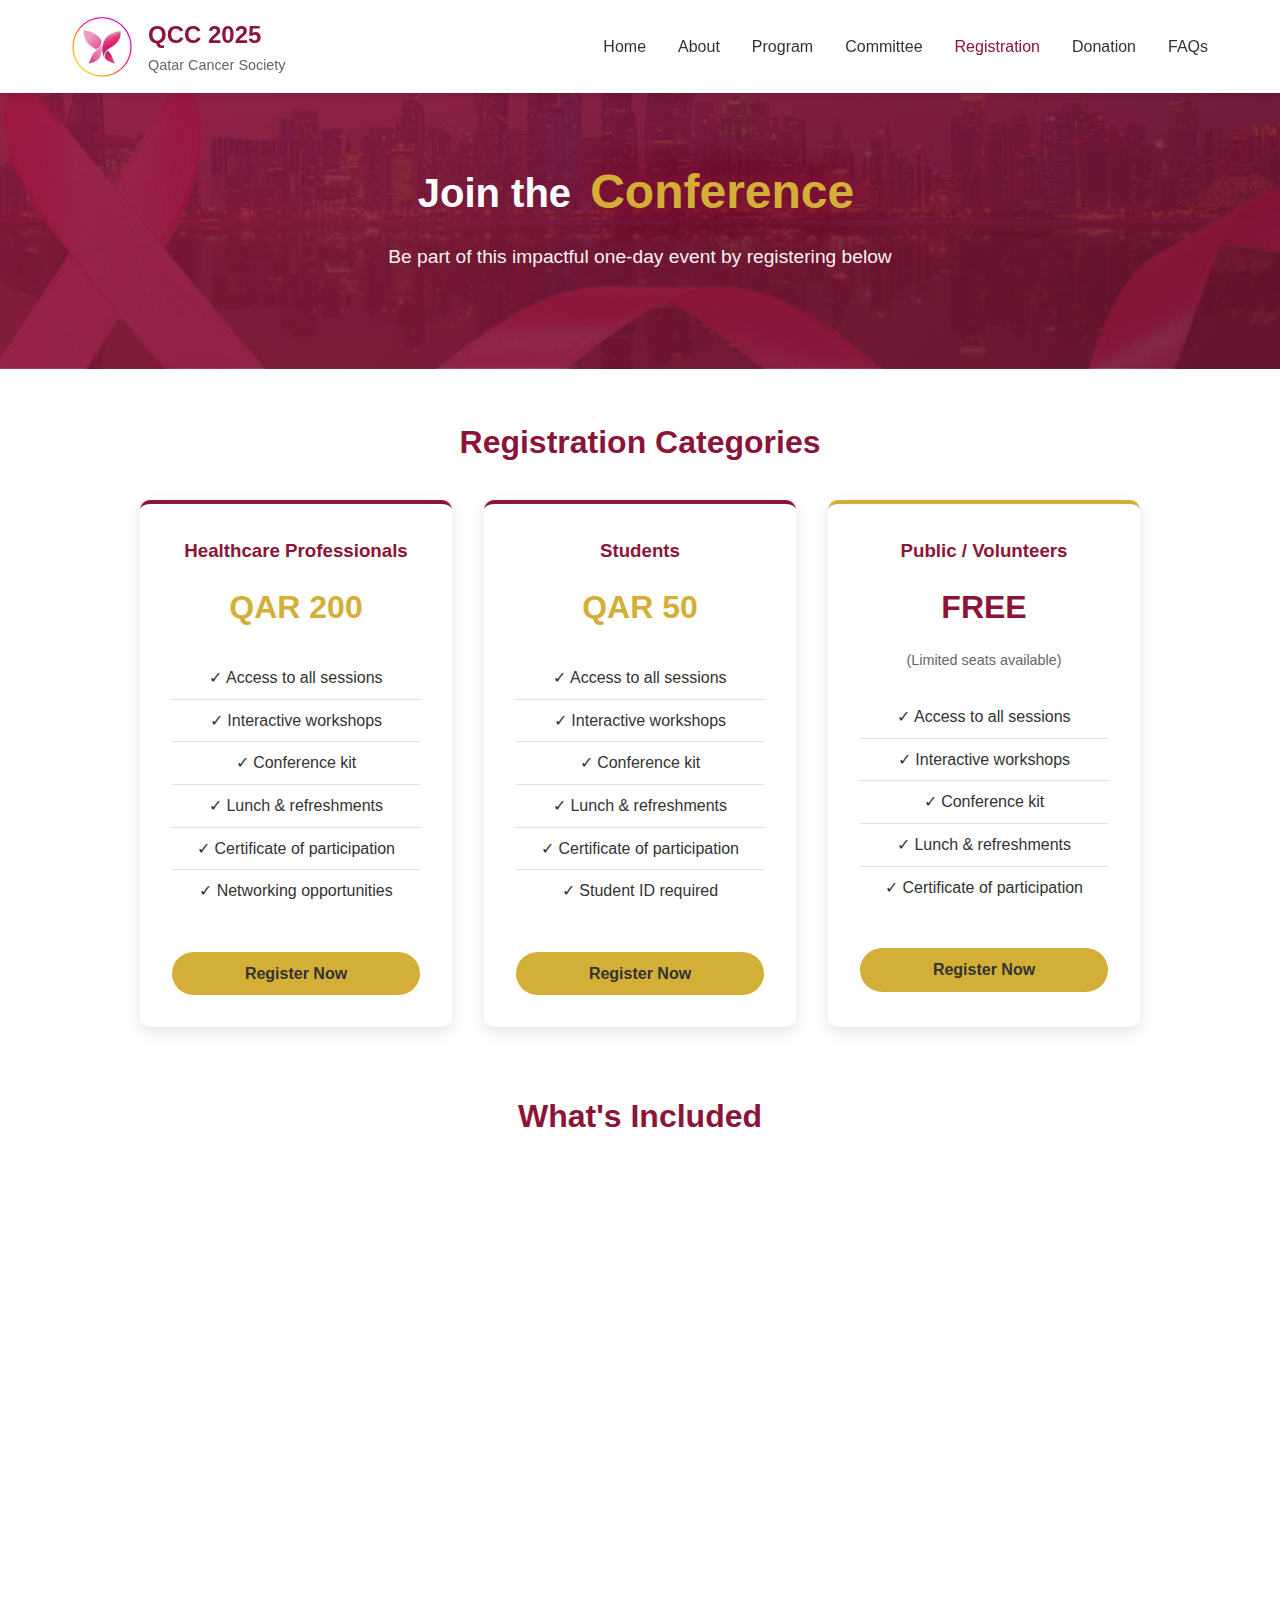
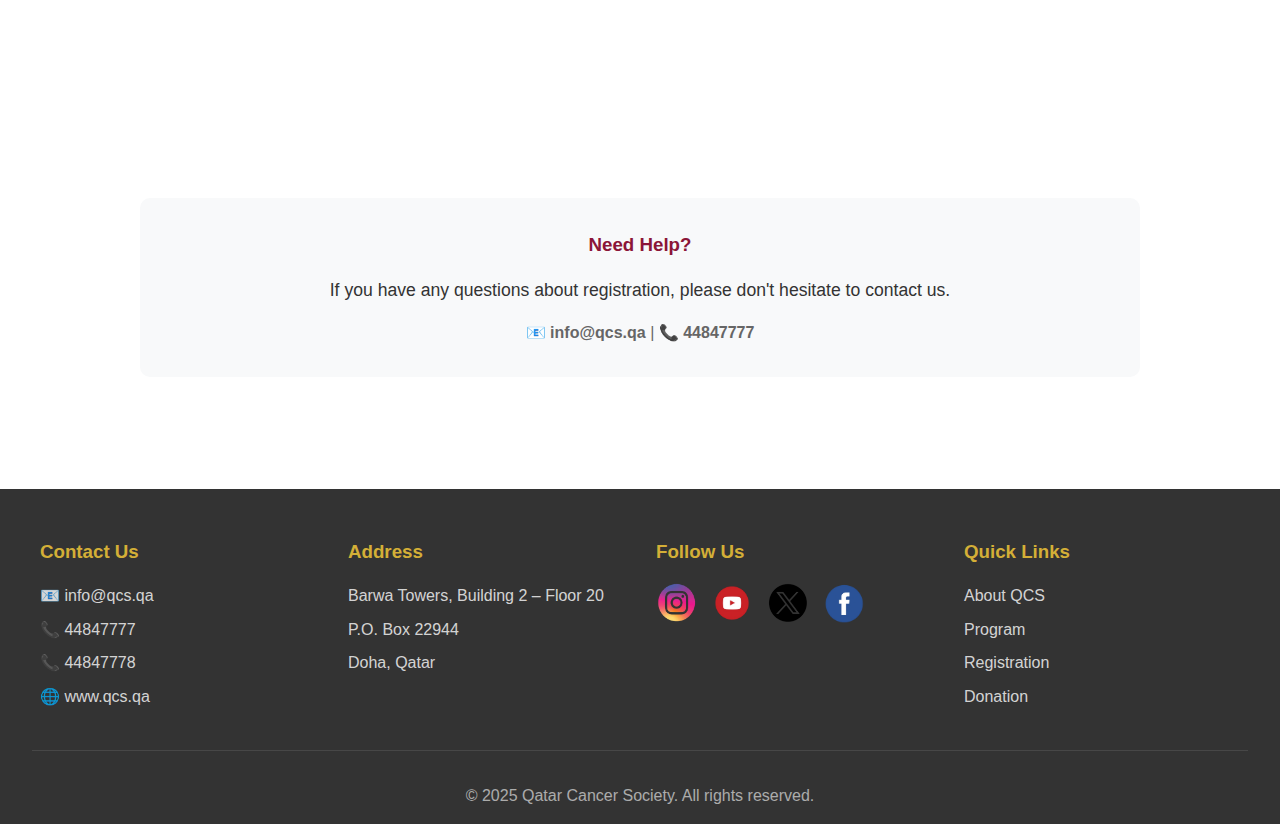
<file: registration.html>
<!DOCTYPE html>
<html lang="en">
<head>
    <meta charset="UTF-8">
    <meta name="viewport" content="width=device-width, initial-scale=1.0">
    <title>Registration - Qatar Cancer Conference 2025</title>
    <link rel="icon" type="image/x-icon" href="images/favicon.ico">
    <link rel="icon" type="image/png" sizes="16x16" href="images/favicon-16x16.png">
    <link rel="icon" type="image/png" sizes="32x32" href="images/favicon-32x32.png">
    <link rel="stylesheet" href="css/style.css">
</head>
<body>
    <header>
        <div class="header-container">
            <a href="index.html" class="logo-container">
                <img src="images/qcs_emblem_02.png" alt="Qatar Cancer Society Logo" class="logo">
                <div class="logo-text">
                    <h1>QCC 2025</h1>
                    <p>Qatar Cancer Society</p>
                </div>
            </a>
            <button class="menu-toggle" id="menuToggle">☰</button>
            <nav id="mainNav">
                <ul>
                    <li><a href="index.html">Home</a></li>
                    <li><a href="about.html">About</a></li>
                    <li><a href="program.html">Program</a></li>
                    <li><a href="committee.html">Committee</a></li>
                    <li><a href="registration.html" class="active">Registration</a></li>
                    <li><a href="donation.html">Donation</a></li>
                    <li><a href="faqs.html">FAQs</a></li>
                </ul>
            </nav>
        </div>
    </header>

    <section class="hero">
        <div class="hero-content">
            <h2>Join the <span class="hero-highlight">Conference</span></h2>
            <p>Be part of this impactful one-day event by registering below</p>
        </div>
    </section>

    <main>
        <section class="section">
            <div style="max-width: 1000px; margin: 0 auto;">
                <h2 class="section-title">Registration Categories</h2>

                <div class="registration-cards">
                    <div class="reg-card">
                        <h3>Healthcare Professionals</h3>
                        <div class="price">QAR 200</div>
                        <ul class="reg-includes">
                            <li>✓ Access to all sessions</li>
                            <li>✓ Interactive workshops</li>
                            <li>✓ Conference kit</li>
                            <li>✓ Lunch & refreshments</li>
                            <li>✓ Certificate of participation</li>
                            <li>✓ Networking opportunities</li>
                        </ul>
                        <button class="btn btn-primary" style="width: 100%; margin-top: 1rem;" onclick="showRegistrationForm('professional')">Register Now</button>
                    </div>

                    <div class="reg-card">
                        <h3>Students</h3>
                        <div class="price">QAR 50</div>
                        <ul class="reg-includes">
                            <li>✓ Access to all sessions</li>
                            <li>✓ Interactive workshops</li>
                            <li>✓ Conference kit</li>
                            <li>✓ Lunch & refreshments</li>
                            <li>✓ Certificate of participation</li>
                            <li>✓ Student ID required</li>
                        </ul>
                        <button class="btn btn-primary" style="width: 100%; margin-top: 1rem;" onclick="showRegistrationForm('student')">Register Now</button>
                    </div>

                    <div class="reg-card" style="border-top-color: var(--secondary-color);">
                        <h3>Public / Volunteers</h3>
                        <div class="price" style="color: var(--primary-color);">FREE</div>
                        <p style="color: var(--text-light); font-size: 0.9rem; margin-bottom: 1rem;">(Limited seats available)</p>
                        <ul class="reg-includes">
                            <li>✓ Access to all sessions</li>
                            <li>✓ Interactive workshops</li>
                            <li>✓ Conference kit</li>
                            <li>✓ Lunch & refreshments</li>
                            <li>✓ Certificate of participation</li>
                        </ul>
                        <button class="btn btn-primary" style="width: 100%; margin-top: 1rem;" onclick="showRegistrationForm('public')">Register Now</button>
                    </div>
                </div>

                <h2 class="section-title" style="margin-top: 4rem;">What's Included</h2>
                <div class="highlights">
                    <div class="highlight-card">
                        <div class="highlight-icon">🎓</div>
                        <h3>Full Access</h3>
                        <p>Attend all keynote sessions, panel discussions, and research presentations</p>
                    </div>
                    <div class="highlight-card">
                        <div class="highlight-icon">🛠️</div>
                        <h3>Workshops</h3>
                        <p>Participate in hands-on workshops on nutrition, lifestyle, and wellness</p>
                    </div>
                    <div class="highlight-card">
                        <div class="highlight-icon">🍽️</div>
                        <h3>Catering</h3>
                        <p>Enjoy complimentary coffee breaks and a nutritious lunch</p>
                    </div>
                    <div class="highlight-card">
                        <div class="highlight-icon">📦</div>
                        <h3>Conference Kit</h3>
                        <p>Receive a comprehensive kit with materials and resources</p>
                    </div>
                    <div class="highlight-card">
                        <div class="highlight-icon">📜</div>
                        <h3>Certificate</h3>
                        <p>Get a digital certificate of participation for your records</p>
                    </div>
                    <div class="highlight-card">
                        <div class="highlight-icon">🤝</div>
                        <h3>Networking</h3>
                        <p>Connect with professionals, researchers, and community advocates</p>
                    </div>
                </div>

                <!-- Registration Form Modal -->
                <div id="registrationModal" style="display: none; position: fixed; top: 0; left: 0; width: 100%; height: 100%; background: rgba(0,0,0,0.7); z-index: 2000; overflow-y: auto;">
                    <div style="max-width: 600px; margin: 2rem auto; background: white; border-radius: 10px; padding: 2rem; position: relative;">
                        <button onclick="closeRegistrationForm()" style="position: absolute; top: 1rem; right: 1rem; background: none; border: none; font-size: 2rem; cursor: pointer; color: var(--text-light);">&times;</button>

                        <h2 style="color: var(--primary-color); margin-bottom: 1.5rem;" id="formTitle">Registration Form</h2>

                        <form id="registrationForm" style="display: flex; flex-direction: column; gap: 1rem;">
                            <div>
                                <label style="display: block; margin-bottom: 0.5rem; font-weight: 600;">Full Name *</label>
                                <input type="text" required style="width: 100%; padding: 0.8rem; border: 1px solid #ddd; border-radius: 5px; font-size: 1rem;">
                            </div>

                            <div>
                                <label style="display: block; margin-bottom: 0.5rem; font-weight: 600;">Email Address *</label>
                                <input type="email" required style="width: 100%; padding: 0.8rem; border: 1px solid #ddd; border-radius: 5px; font-size: 1rem;">
                            </div>

                            <div>
                                <label style="display: block; margin-bottom: 0.5rem; font-weight: 600;">Phone Number *</label>
                                <input type="tel" required style="width: 100%; padding: 0.8rem; border: 1px solid #ddd; border-radius: 5px; font-size: 1rem;">
                            </div>

                            <div>
                                <label style="display: block; margin-bottom: 0.5rem; font-weight: 600;">Organization / Institution</label>
                                <input type="text" style="width: 100%; padding: 0.8rem; border: 1px solid #ddd; border-radius: 5px; font-size: 1rem;">
                            </div>

                            <div id="studentIdField" style="display: none;">
                                <label style="display: block; margin-bottom: 0.5rem; font-weight: 600;">Student ID Number *</label>
                                <input type="text" style="width: 100%; padding: 0.8rem; border: 1px solid #ddd; border-radius: 5px; font-size: 1rem;">
                            </div>

                            <div>
                                <label style="display: block; margin-bottom: 0.5rem; font-weight: 600;">Dietary Requirements / Special Needs</label>
                                <textarea style="width: 100%; padding: 0.8rem; border: 1px solid #ddd; border-radius: 5px; font-size: 1rem; resize: vertical;" rows="3"></textarea>
                            </div>

                            <div style="background: var(--bg-light); padding: 1rem; border-radius: 5px; margin-top: 1rem;">
                                <p style="font-weight: 600; margin-bottom: 0.5rem;">Registration Fee: <span id="feeAmount" style="color: var(--primary-color);">QAR 200</span></p>
                                <p style="font-size: 0.9rem; color: var(--text-light);">Payment instructions will be sent to your email upon submission.</p>
                            </div>

                            <button type="submit" class="btn btn-primary" style="width: 100%; margin-top: 1rem;">Submit Registration</button>
                        </form>
                    </div>
                </div>

                <div style="background: var(--bg-light); padding: 2rem; border-radius: 10px; margin-top: 3rem; text-align: center;">
                    <h3 style="color: var(--primary-color); margin-bottom: 1rem;">Need Help?</h3>
                    <p style="font-size: 1.1rem; color: var(--text-dark); margin-bottom: 1rem;">
                        If you have any questions about registration, please don't hesitate to contact us.
                    </p>
                    <p style="color: var(--text-light);">
                        📧 <strong>info@qcs.qa</strong> | 📞 <strong>44847777</strong>
                    </p>
                </div>
            </div>
        </section>
    </main>

    <footer>
        <div class="footer-container">
            <div class="footer-section">
                <h3>Contact Us</h3>
                <p>📧 info@qcs.qa</p>
                <p>📞 44847777</p>
                <p>📞 44847778</p>
                <p>🌐 www.qcs.qa</p>
            </div>
            <div class="footer-section">
                <h3>Address</h3>
                <p>Barwa Towers, Building 2 – Floor 20</p>
                <p>P.O. Box 22944</p>
                <p>Doha, Qatar</p>
            </div>
            <div class="footer-section">
                <h3>Follow Us</h3>
                <div class="social-links">
                    <a href="https://www.instagram.com/qatarcancersociety/" target="_blank" title="Instagram">
                        <img src="images/icon_instagram.png" alt="Instagram">
                    </a>
                    <a href="https://www.youtube.com/user/qcsqatar" target="_blank" title="YouTube">
                        <img src="images/icon_youtube.png" alt="YouTube">
                    </a>
                    <a href="https://x.com/QCS_Qatar" target="_blank" title="X (Twitter)">
                        <img src="images/icon_x.png" alt="X">
                    </a>
                    <a href="https://www.facebook.com/qatarcancersociety2" target="_blank" title="Facebook">
                        <img src="images/icon_fb.png" alt="Facebook">
                    </a>
                </div>
            </div>
            <div class="footer-section">
                <h3>Quick Links</h3>
                <a href="about.html">About QCS</a>
                <a href="program.html">Program</a>
                <a href="registration.html">Registration</a>
                <a href="donation.html">Donation</a>
            </div>
        </div>
        <div class="footer-bottom">
            <p>&copy; 2025 Qatar Cancer Society. All rights reserved.</p>
        </div>
    </footer>

    <script src="js/script.js"></script>
</body>
</html>
</file>
<file: css/style.css>
/* QCS Conference 2025 - Main Styles */

:root {
    --primary-color: #8B1538;
    --secondary-color: #D4AF37;
    --text-dark: #333333;
    --text-light: #666666;
    --bg-light: #f8f9fa;
    --white: #ffffff;
    --shadow: rgba(0, 0, 0, 0.1);
}

* {
    margin: 0;
    padding: 0;
    box-sizing: border-box;
}

body {
    font-family: 'Segoe UI', Tahoma, Geneva, Verdana, sans-serif;
    line-height: 1.6;
    color: var(--text-dark);
    overflow-x: hidden;
}

/* Header & Navigation */
header {
    background: var(--white);
    box-shadow: 0 2px 10px var(--shadow);
    position: sticky;
    top: 0;
    z-index: 1000;
}

.header-container {
    max-width: 1200px;
    margin: 0 auto;
    padding: 1rem 2rem;
    display: flex;
    justify-content: space-between;
    align-items: center;
}

.logo-container {
    display: flex;
    align-items: center;
    gap: 1rem;
    text-decoration: none;
    color: inherit;
    transition: opacity 0.3s;
}

.logo-container:hover {
    opacity: 0.8;
}

.logo {
    height: 60px;
    width: auto;
}

.logo-text h1 {
    font-size: 1.5rem;
    color: var(--primary-color);
    margin: 0;
}

.logo-text p {
    font-size: 0.9rem;
    color: var(--text-light);
    margin: 0;
}

nav ul {
    list-style: none;
    display: flex;
    gap: 2rem;
    align-items: center;
}

nav a {
    text-decoration: none;
    color: var(--text-dark);
    font-weight: 500;
    transition: color 0.3s;
    padding: 0.5rem 0;
}

nav a:hover,
nav a.active {
    color: var(--primary-color);
}

.menu-toggle {
    display: none;
    background: none;
    border: none;
    font-size: 1.5rem;
    cursor: pointer;
    color: var(--primary-color);
}

/* Hero Section */
.hero {
    background: linear-gradient(135deg, rgba(139, 21, 56, 0.85) 0%, rgba(107, 15, 42, 0.85) 100%), url('../images/banner.png');
    background-size: cover;
    background-position: center;
    background-repeat: no-repeat;
    color: var(--white);
    padding: 4rem 2rem;
    text-align: center;
}

.hero-content {
    max-width: 900px;
    margin: 0 auto;
}

.hero h2 {
    font-size: 2.5rem;
    margin-bottom: 1rem;
    line-height: 1.2;
}

.hero-highlight {
    background: transparent;
    padding: 0.2rem 0.5rem;
    border-radius: 4px;
    color: var(--secondary-color);
    font-size: 3rem;
    display: inline-block;
    line-height: 1.3;
    text-shadow: 0 0 20px rgba(139, 21, 56, 0.8), 0 0 30px rgba(139, 21, 56, 0.6), 0 0 40px rgba(139, 21, 56, 0.4);
}

.hero p {
    font-size: 1.2rem;
    margin-bottom: 2rem;
    opacity: 0.95;
}

.hero-details {
    display: flex;
    justify-content: center;
    gap: 2rem;
    margin-bottom: 2rem;
    flex-wrap: wrap;
}

.hero-detail-item {
    display: flex;
    align-items: center;
    gap: 0.5rem;
    font-size: 1.1rem;
}

.cta-buttons {
    display: flex;
    gap: 1rem;
    justify-content: center;
    flex-wrap: wrap;
}

.btn {
    padding: 0.8rem 2rem;
    border: none;
    border-radius: 50px;
    font-size: 1rem;
    font-weight: 600;
    cursor: pointer;
    transition: all 0.3s;
    text-decoration: none;
    display: inline-block;
}

.btn-primary {
    background: var(--secondary-color);
    color: var(--text-dark);
}

.btn-primary:hover {
    background: #c29d2e;
    transform: translateY(-2px);
    box-shadow: 0 5px 15px rgba(212, 175, 55, 0.3);
}

.btn-secondary {
    background: transparent;
    color: var(--white);
    border: 2px solid var(--white);
}

.btn-secondary:hover {
    background: var(--white);
    color: var(--primary-color);
}

/* Main Content */
main {
    max-width: 1200px;
    margin: 0 auto;
    padding: 3rem 2rem;
}

.section {
    margin-bottom: 4rem;
}

.section-title {
    font-size: 2rem;
    color: var(--primary-color);
    margin-bottom: 1.5rem;
    text-align: center;
}

.section-subtitle {
    font-size: 1.5rem;
    color: var(--primary-color);
    margin: 2rem 0 1rem;
}

/* Highlights Section */
.highlights {
    display: grid;
    grid-template-columns: repeat(auto-fit, minmax(300px, 1fr));
    gap: 2rem;
    margin-top: 2rem;
}

.highlight-card {
    background: var(--white);
    padding: 2rem;
    border-radius: 10px;
    box-shadow: 0 5px 15px var(--shadow);
    transition: transform 0.3s;
    text-align: center;
}

.highlight-card:hover {
    transform: translateY(-5px);
}

.highlight-icon {
    font-size: 3rem;
    margin-bottom: 1rem;
}

.highlight-card h3 {
    color: var(--primary-color);
    margin-bottom: 0.5rem;
}

/* Schedule Table */
.schedule-table {
    width: 100%;
    border-collapse: collapse;
    margin: 2rem 0;
    background: var(--white);
    box-shadow: 0 5px 15px var(--shadow);
    border-radius: 10px;
    overflow: hidden;
}

.schedule-table th,
.schedule-table td {
    padding: 1rem;
    text-align: left;
    border-bottom: 1px solid #e0e0e0;
}

.schedule-table th {
    background: var(--primary-color);
    color: var(--white);
    font-weight: 600;
}

.schedule-table tr:last-child td {
    border-bottom: none;
}

.schedule-table tr:hover {
    background: var(--bg-light);
}

/* Committee Section */
.committee-leader {
    background: var(--bg-light);
    padding: 2rem;
    border-radius: 10px;
    margin: 2rem 0;
    display: flex;
    gap: 2rem;
    align-items: center;
}

.leader-avatar {
    width: 150px;
    height: 150px;
    border-radius: 50%;
    object-fit: cover;
    border: 4px solid var(--primary-color);
}

.leader-info h3 {
    color: var(--primary-color);
    margin-bottom: 0.5rem;
}

.committee-list {
    list-style: none;
    padding: 0;
}

.committee-list li {
    background: var(--white);
    padding: 1.5rem;
    margin-bottom: 1rem;
    border-radius: 8px;
    box-shadow: 0 3px 10px var(--shadow);
    border-left: 4px solid var(--primary-color);
}

.committee-list h3 {
    color: var(--primary-color);
    margin-bottom: 0.5rem;
}

/* Registration Cards */
.registration-cards {
    display: grid;
    grid-template-columns: repeat(auto-fit, minmax(250px, 1fr));
    gap: 2rem;
    margin: 2rem 0;
}

.reg-card {
    background: var(--white);
    padding: 2rem;
    border-radius: 10px;
    box-shadow: 0 5px 15px var(--shadow);
    text-align: center;
    border-top: 4px solid var(--primary-color);
}

.reg-card h3 {
    color: var(--primary-color);
    margin-bottom: 1rem;
}

.price {
    font-size: 2rem;
    font-weight: bold;
    color: var(--secondary-color);
    margin: 1rem 0;
}

.reg-includes {
    list-style: none;
    padding: 0;
    margin: 1.5rem 0;
}

.reg-includes li {
    padding: 0.5rem 0;
    border-bottom: 1px solid #e0e0e0;
}

.reg-includes li:last-child {
    border-bottom: none;
}

/* Donation Section */
.donation-content {
    background: var(--bg-light);
    padding: 2rem;
    border-radius: 10px;
    margin: 2rem 0;
}

.donation-methods {
    display: grid;
    grid-template-columns: repeat(auto-fit, minmax(250px, 1fr));
    gap: 1.5rem;
    margin: 2rem 0;
}

.donation-method {
    background: var(--white);
    padding: 1.5rem;
    border-radius: 8px;
    box-shadow: 0 3px 10px var(--shadow);
}

.donation-method h3 {
    color: var(--primary-color);
    margin-bottom: 0.5rem;
}

/* FAQs */
.faq-container {
    max-width: 800px;
    margin: 0 auto;
}

.faq-item {
    background: var(--white);
    margin-bottom: 1rem;
    border-radius: 8px;
    box-shadow: 0 3px 10px var(--shadow);
    overflow: hidden;
}

.faq-question {
    background: var(--primary-color);
    color: var(--white);
    padding: 1.5rem;
    cursor: pointer;
    display: flex;
    justify-content: space-between;
    align-items: center;
    font-weight: 600;
}

.faq-question:hover {
    background: #6B0F2A;
}

.faq-toggle {
    font-size: 1.5rem;
    transition: transform 0.3s;
}

.faq-answer {
    padding: 1.5rem;
    display: none;
    background: var(--bg-light);
}

.faq-item.active .faq-answer {
    display: block;
}

.faq-item.active .faq-toggle {
    transform: rotate(180deg);
}

/* Footer */
footer {
    background: var(--text-dark);
    color: var(--white);
    padding: 3rem 2rem 1rem;
}

.footer-container {
    max-width: 1200px;
    margin: 0 auto;
    display: grid;
    grid-template-columns: repeat(auto-fit, minmax(250px, 1fr));
    gap: 2rem;
    margin-bottom: 2rem;
}

.footer-section h3 {
    color: var(--secondary-color);
    margin-bottom: 1rem;
}

.footer-section p,
.footer-section a {
    color: rgba(255, 255, 255, 0.8);
    text-decoration: none;
    display: block;
    margin-bottom: 0.5rem;
}

.footer-section a:hover {
    color: var(--secondary-color);
}

.social-links {
    display: flex;
    gap: 1rem;
    margin-top: 1rem;
}

.social-links a {
    display: inline-block;
    width: 40px;
    height: 40px;
    transition: transform 0.3s, opacity 0.3s;
    flex-shrink: 0;
}

.social-links a:hover {
    transform: scale(1.1);
    opacity: 0.8;
}

.social-links img {
    width: 40px;
    height: 40px;
    object-fit: cover;
    display: block;
}

.footer-bottom {
    text-align: center;
    padding-top: 2rem;
    border-top: 1px solid rgba(255, 255, 255, 0.1);
    color: rgba(255, 255, 255, 0.6);
}

/* Responsive Design */
@media (max-width: 768px) {
    .header-container {
        flex-wrap: wrap;
        position: relative;
    }

    .logo-text h1 {
        font-size: 1rem;
        white-space: nowrap;
    }

    .logo-text p {
        font-size: 0.75rem;
    }

    .menu-toggle {
        display: block;
        position: absolute;
        right: 2rem;
        top: 50%;
        transform: translateY(-50%);
    }

    nav {
        width: 100%;
        max-height: 0;
        overflow: hidden;
        transition: max-height 0.3s;
        order: 3;
    }

    nav.active {
        max-height: 500px;
    }

    nav ul {
        flex-direction: column;
        padding: 1rem 0;
    }

    .hero h2 {
        font-size: 1.8rem;
    }

    .hero-highlight {
        font-size: 2rem;
    }

    .hero p {
        font-size: 1rem;
    }

    .hero-details {
        flex-direction: column;
        gap: 1rem;
    }

    .committee-leader {
        flex-direction: column;
        text-align: center;
    }

    .footer-container {
        grid-template-columns: 1fr;
    }
}

@media (max-width: 480px) {
    .hero h2 {
        font-size: 1.5rem;
    }

    .section-title {
        font-size: 1.5rem;
    }

    .cta-buttons {
        flex-direction: column;
    }

    .btn {
        width: 100%;
    }
}
</file>
